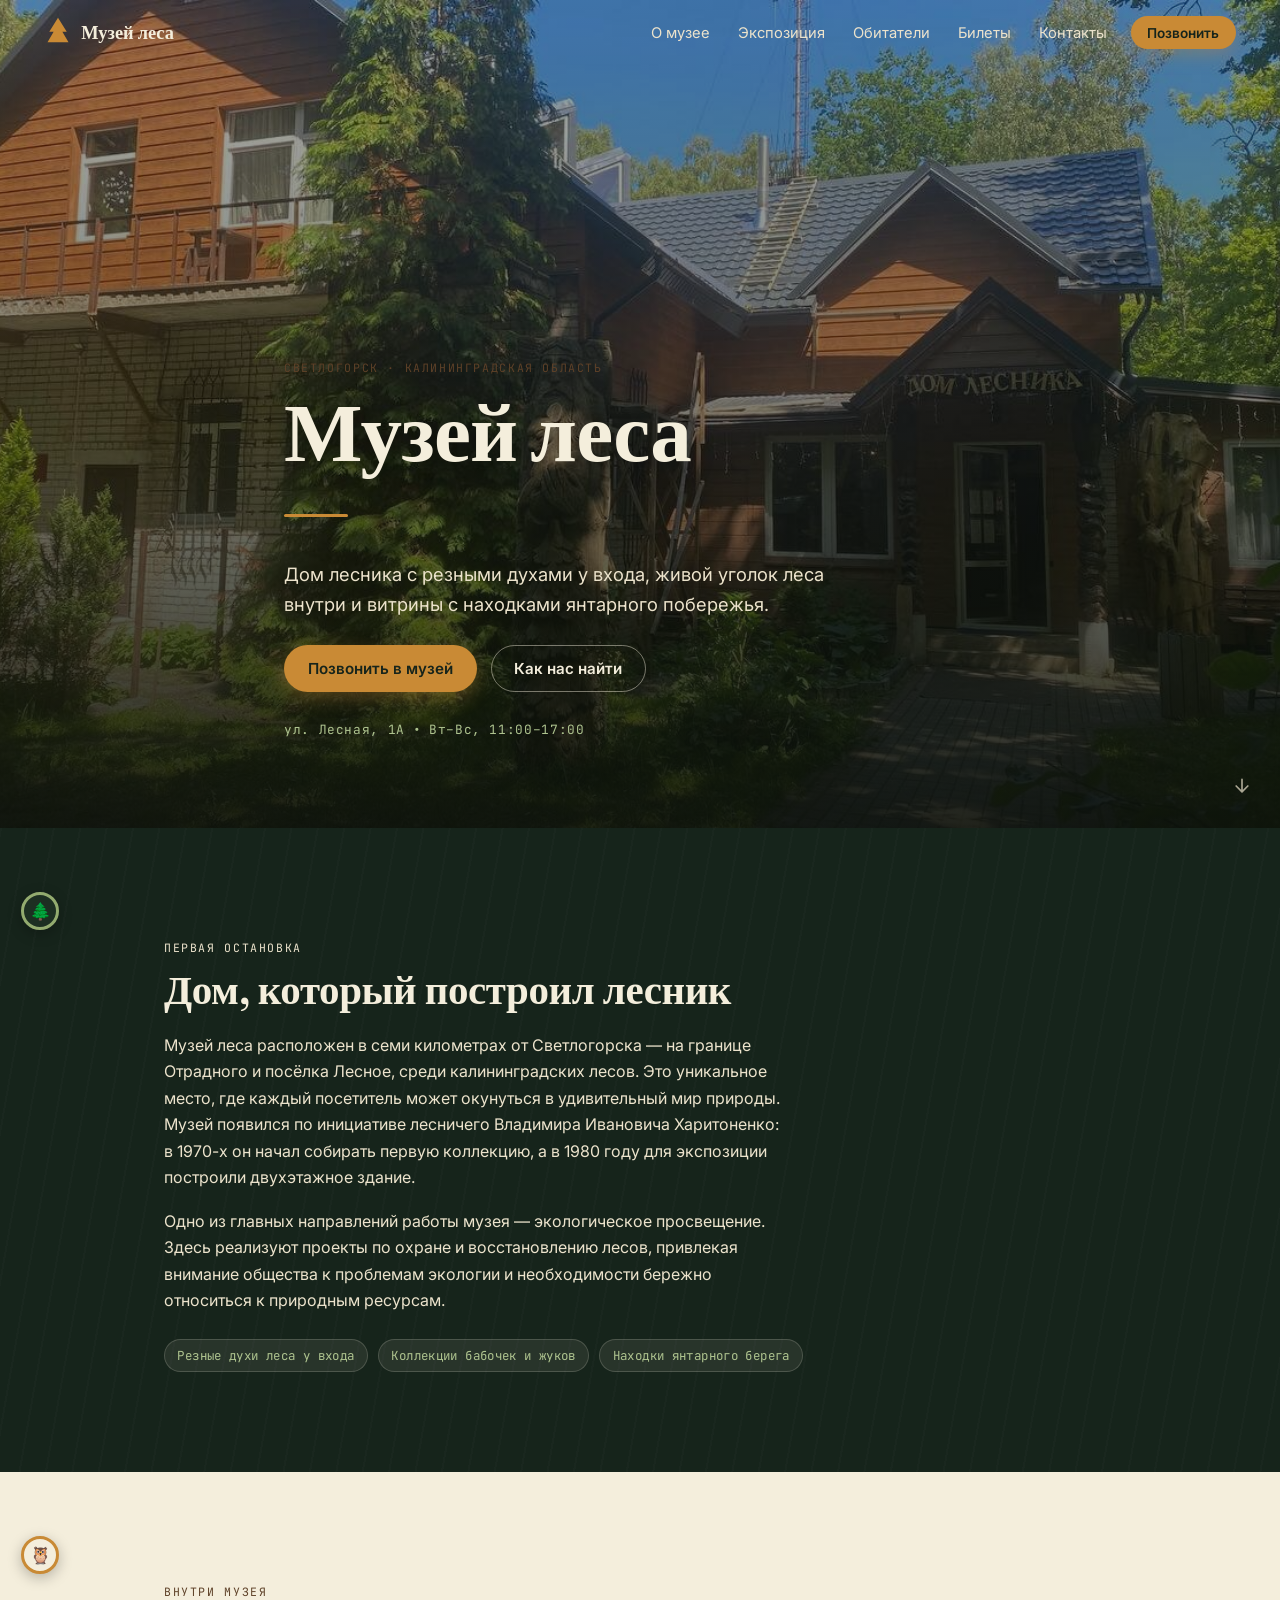
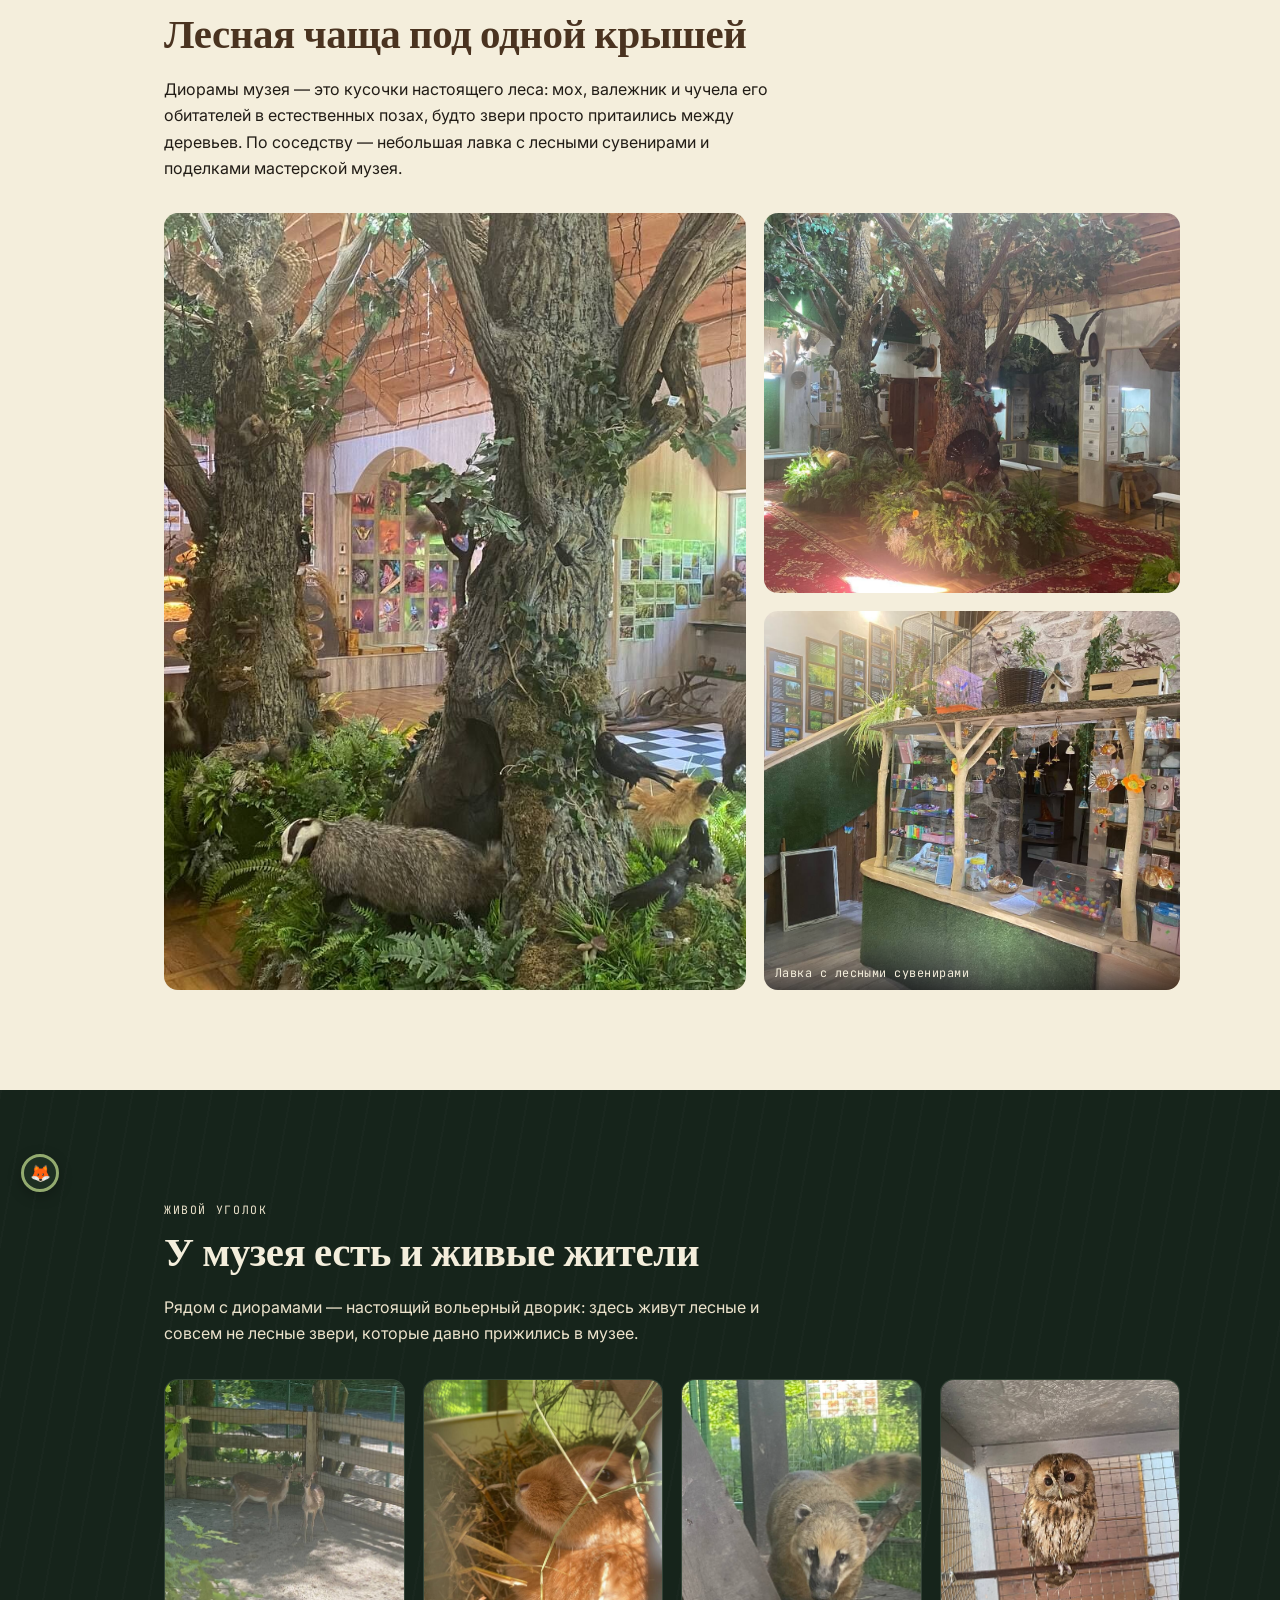
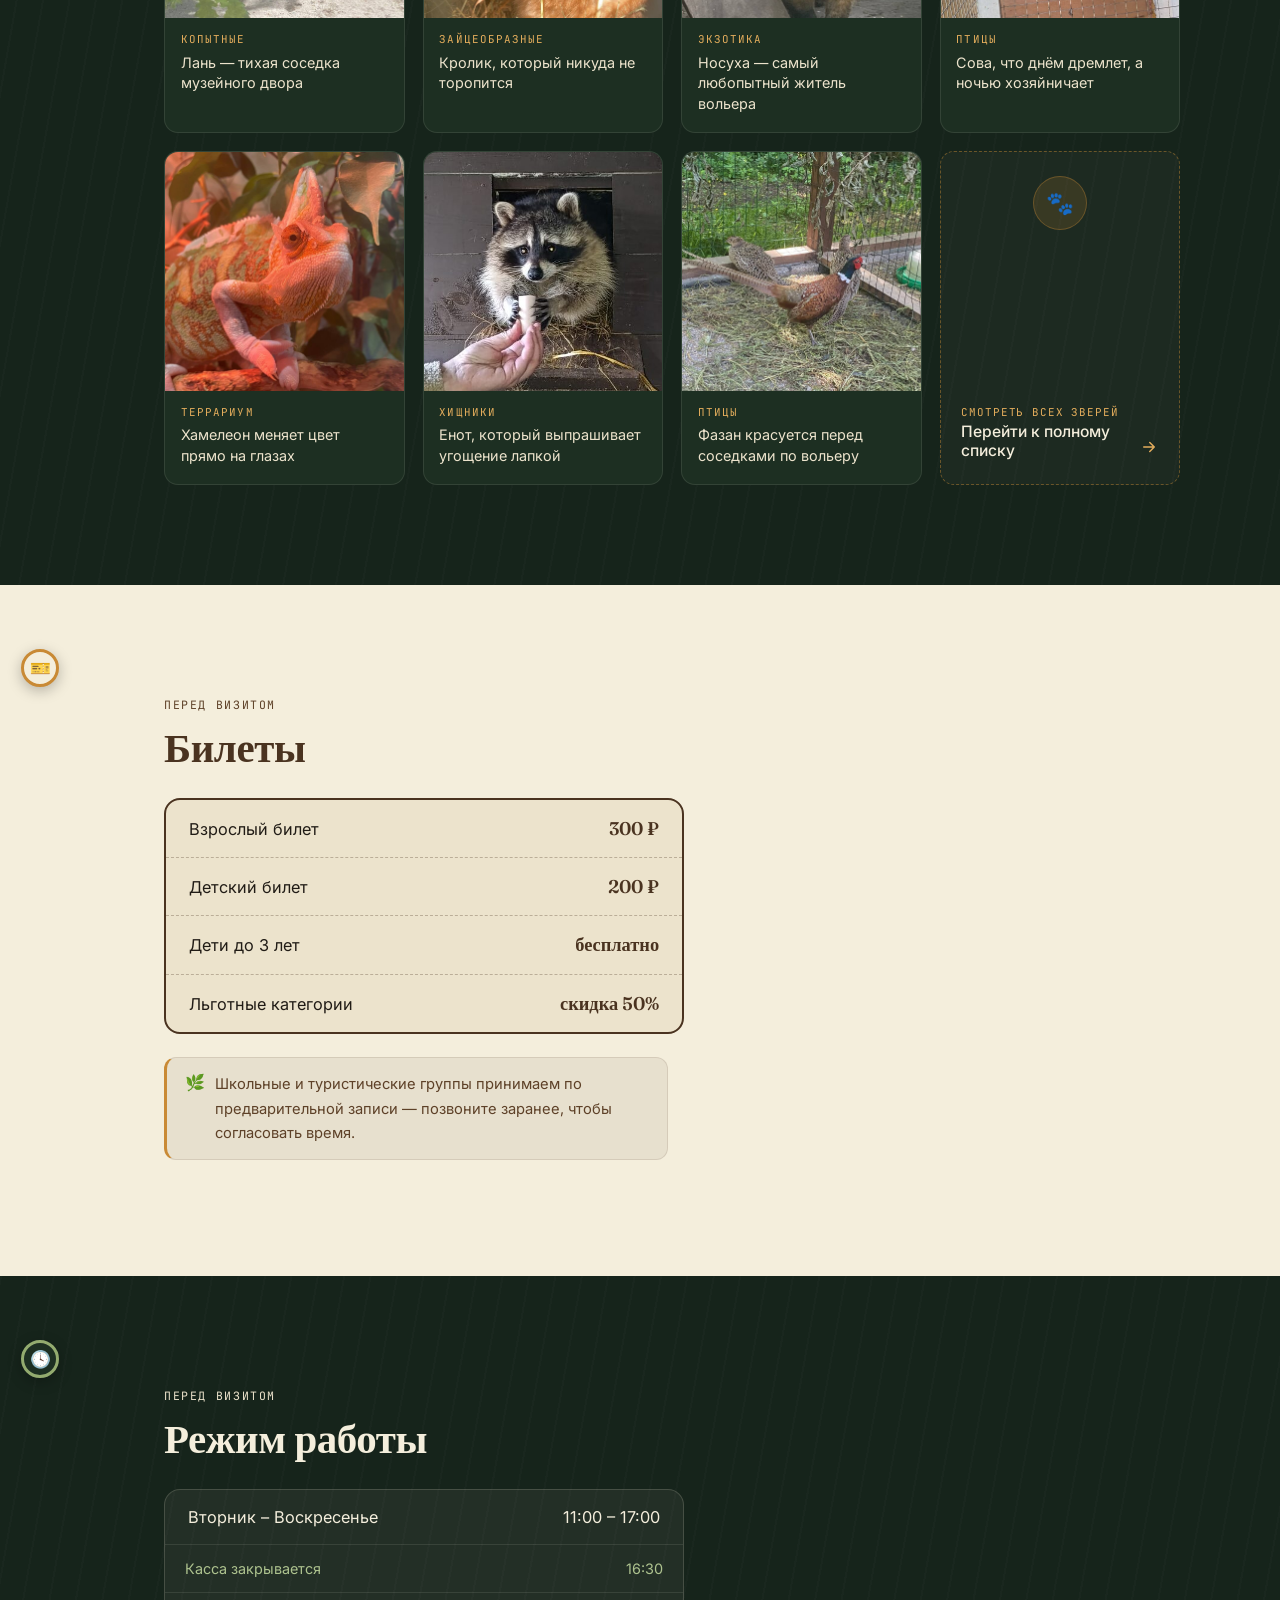
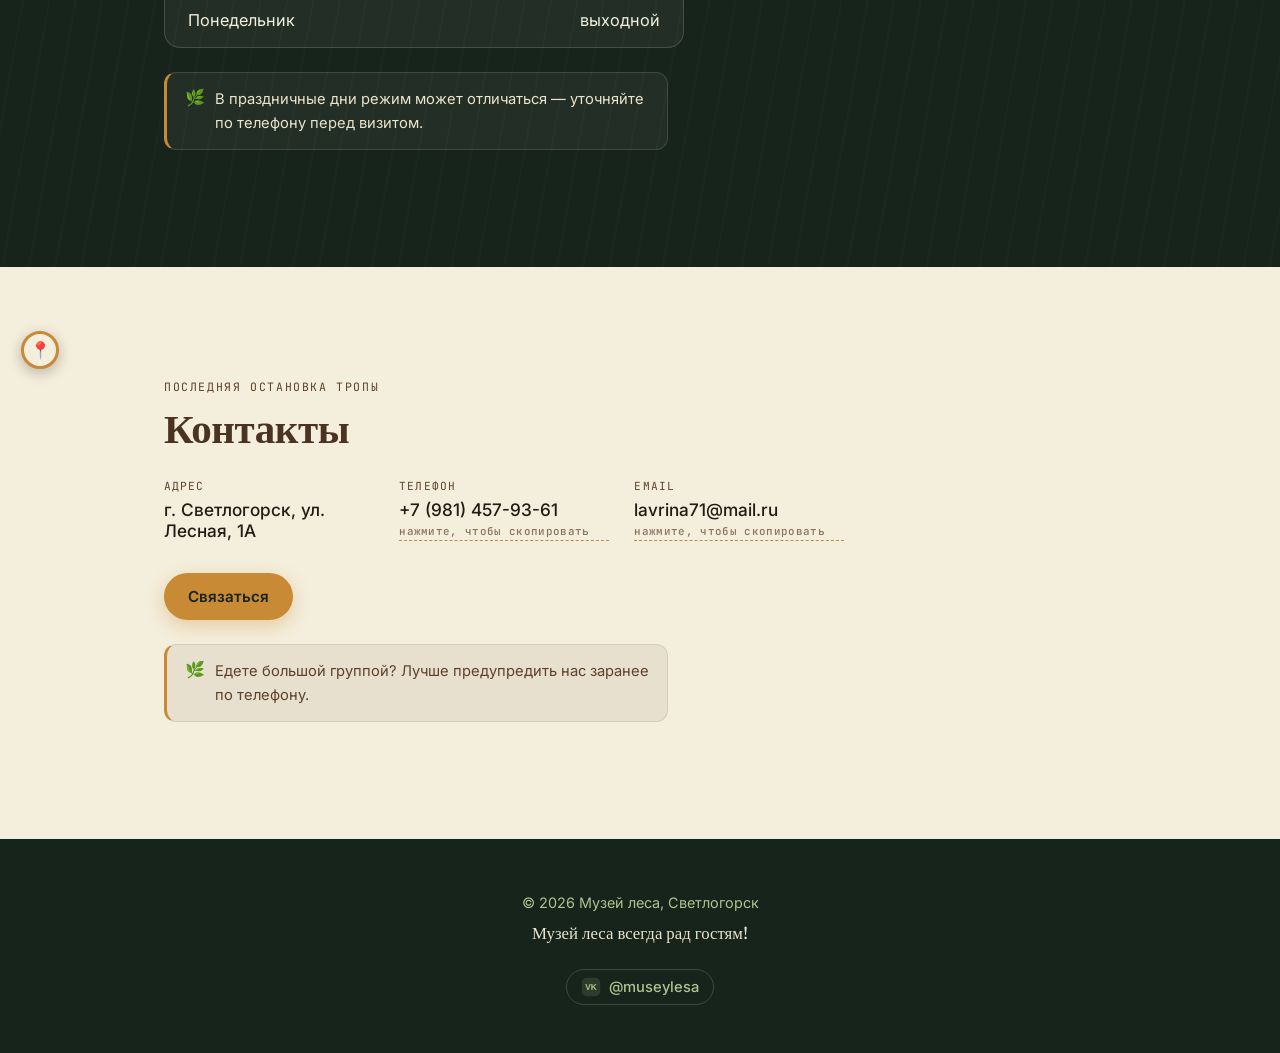
<file: index.html>
<!DOCTYPE html>
<html lang="ru">
<head>
<meta charset="UTF-8">
<meta name="viewport" content="width=device-width, initial-scale=1.0">
<title>Музей леса — Дом лесника, Светлогорск</title>
<meta name="description" content="Музей леса в Светлогорске: резные духи леса у входа, лесные диорамы, живой уголок с косулями, носухами и хамелеоном. Адрес, билеты, режим работы.">
<meta property="og:title" content="Музей леса — Светлогорск">
<meta property="og:description" content="Дом лесника с резными духами у входа, живой уголок леса и витрины с находками янтарного побережья.">
<meta property="og:image" content="https://lovushker18-bit.github.io/museylesa/images/hero_building.jpg">
<meta property="og:url" content="https://lovushker18-bit.github.io/museylesa/index.html">
<meta property="og:type" content="website">
<link rel="preconnect" href="https://fonts.googleapis.com">
<link rel="preconnect" href="https://fonts.gstatic.com" crossorigin>
<link href="https://fonts.googleapis.com/css2?family=Fraunces:opsz,wght@9..144,400;9..144,500;9..144,600;9..144,700;9..144,900&family=Inter:wght@400;500;600;700&family=JetBrains+Mono:wght@500;600&display=swap" rel="stylesheet">
<link rel="stylesheet" href="style.css">
</head>
<body>

<header class="site-header" id="siteHeader">
  <div class="header-inner">
    <a href="#top" class="logo">
      <span class="logo-mark" aria-hidden="true">
        <svg viewBox="0 0 32 32" width="28" height="28"><path d="M16 2 L26 18 H21 L28 30 H4 L11 18 H6 Z" fill="currentColor"/></svg>
      </span>
      Музей леса
    </a>
    <nav class="main-nav" aria-label="Разделы сайта">
      <a href="#about">О музее</a>
      <a href="#exhibition">Экспозиция</a>
      <a href="#animals">Обитатели</a>
      <a href="#tickets">Билеты</a>
      <a href="#contact">Контакты</a>
    </nav>
    <a class="btn btn-small btn-amber" href="tel:+79814579361">Позвонить</a>
  </div>
</header>

<main id="top">

  <section class="hero" id="hero">
    <div class="hero-media">
      <img src="images/hero_building.jpg" alt="Дом лесника — деревянное здание музея леса с резными фигурами лесных духов у входа" loading="eager">
      <div class="hero-overlay"></div>
    </div>
    <div class="hero-content">
      <p class="eyebrow">Светлогорск · Калининградская область</p>
      <h1>Музей леса</h1>
      <p class="hero-sub">Дом лесника с резными духами у входа, живой уголок леса внутри и витрины с находками янтарного побережья.</p>
      <div class="hero-actions">
        <a class="btn btn-amber" href="tel:+79814579361">Позвонить в музей</a>
        <a class="btn btn-ghost" href="#contact">Как нас найти</a>
      </div>
      <div class="hero-meta">
        <span>ул. Лесная, 1А</span>
        <span class="dot" aria-hidden="true">•</span>
        <span>Вт–Вс, 11:00–17:00</span>
      </div>
    </div>
    <a href="#about" class="scroll-cue" aria-label="Прокрутить вниз">
      <svg viewBox="0 0 24 24" width="20" height="20"><path d="M12 4v14M5 12l7 7 7-7" fill="none" stroke="currentColor" stroke-width="2" stroke-linecap="round" stroke-linejoin="round"/></svg>
    </a>
  </section>

  <div class="trail-wrap">
    <svg class="trail-svg" viewBox="0 0 40 2400" preserveAspectRatio="none" aria-hidden="true">
      <path id="trailPath" d="M20,0 C20,30.0 4,30.0 4,60 C4,90.0 36,90.0 36,120 C36,150.0 4,150.0 4,180 C4,210.0 36,210.0 36,240 C36,270.0 4,270.0 4,300 C4,330.0 36,330.0 36,360 C36,390.0 4,390.0 4,420 C4,450.0 36,450.0 36,480 C36,510.0 4,510.0 4,540 C4,570.0 36,570.0 36,600 C36,630.0 4,630.0 4,660 C4,690.0 36,690.0 36,720 C36,750.0 4,750.0 4,780 C4,810.0 36,810.0 36,840 C36,870.0 4,870.0 4,900 C4,930.0 36,930.0 36,960 C36,990.0 4,990.0 4,1020 C4,1050.0 36,1050.0 36,1080 C36,1110.0 4,1110.0 4,1140 C4,1170.0 36,1170.0 36,1200 C36,1230.0 4,1230.0 4,1260 C4,1290.0 36,1290.0 36,1320 C36,1350.0 4,1350.0 4,1380 C4,1410.0 36,1410.0 36,1440 C36,1470.0 4,1470.0 4,1500 C4,1530.0 36,1530.0 36,1560 C36,1590.0 4,1590.0 4,1620 C4,1650.0 36,1650.0 36,1680 C36,1710.0 4,1710.0 4,1740 C4,1770.0 36,1770.0 36,1800 C36,1830.0 4,1830.0 4,1860 C4,1890.0 36,1890.0 36,1920 C36,1950.0 4,1950.0 4,1980 C4,2010.0 36,2010.0 36,2040 C36,2070.0 4,2070.0 4,2100 C4,2130.0 36,2130.0 36,2160 C36,2190.0 4,2190.0 4,2220 C4,2250.0 36,2250.0 36,2280 C36,2310.0 4,2310.0 4,2340 C4,2370.0 36,2370.0 36,2400" 
        fill="none" stroke="url(#trailGrad)" stroke-width="3" stroke-linecap="round"/>
      <path d="M20,0 C20,30.0 4,30.0 4,60 C4,90.0 36,90.0 36,120 C36,150.0 4,150.0 4,180 C4,210.0 36,210.0 36,240 C36,270.0 4,270.0 4,300 C4,330.0 36,330.0 36,360 C36,390.0 4,390.0 4,420 C4,450.0 36,450.0 36,480 C36,510.0 4,510.0 4,540 C4,570.0 36,570.0 36,600 C36,630.0 4,630.0 4,660 C4,690.0 36,690.0 36,720 C36,750.0 4,750.0 4,780 C4,810.0 36,810.0 36,840 C36,870.0 4,870.0 4,900 C4,930.0 36,930.0 36,960 C36,990.0 4,990.0 4,1020 C4,1050.0 36,1050.0 36,1080 C36,1110.0 4,1110.0 4,1140 C4,1170.0 36,1170.0 36,1200 C36,1230.0 4,1230.0 4,1260 C4,1290.0 36,1290.0 36,1320 C36,1350.0 4,1350.0 4,1380 C4,1410.0 36,1410.0 36,1440 C36,1470.0 4,1470.0 4,1500 C4,1530.0 36,1530.0 36,1560 C36,1590.0 4,1590.0 4,1620 C4,1650.0 36,1650.0 36,1680 C36,1710.0 4,1710.0 4,1740 C4,1770.0 36,1770.0 36,1800 C36,1830.0 4,1830.0 4,1860 C4,1890.0 36,1890.0 36,1920 C36,1950.0 4,1950.0 4,1980 C4,2010.0 36,2010.0 36,2040 C36,2070.0 4,2070.0 4,2100 C4,2130.0 36,2130.0 36,2160 C36,2190.0 4,2190.0 4,2220 C4,2250.0 36,2250.0 36,2280 C36,2310.0 4,2310.0 4,2340 C4,2370.0 36,2370.0 36,2400" 
        fill="none" stroke="currentColor" stroke-width="3" stroke-linecap="round" class="trail-track"/>
      <defs>
        <linearGradient id="trailGrad" x1="0" y1="0" x2="0" y2="1">
          <stop offset="0" stop-color="#c98a35"/>
          <stop offset="1" stop-color="#93ab6f"/>
        </linearGradient>
      </defs>
    </svg>

    <section class="section section-dark" id="about">
      <span class="trail-mark" aria-hidden="true"><span class="mark-icon">🌲</span></span>
      <div class="section-inner">
        <p class="eyebrow eyebrow-light">Первая остановка</p>
        <h2>Дом, который построил лесник</h2>
        <p>Музей леса расположен в семи километрах от Светлогорска — на границе Отрадного и посёлка Лесное, среди калининградских лесов. Это уникальное место, где каждый посетитель может окунуться в удивительный мир природы. Музей появился по инициативе лесничего Владимира Ивановича Харитоненко: в 1970-х он начал собирать первую коллекцию, а в 1980 году для экспозиции построили двухэтажное здание.</p>
        <p>Одно из главных направлений работы музея — экологическое просвещение. Здесь реализуют проекты по охране и восстановлению лесов, привлекая внимание общества к проблемам экологии и необходимости бережно относиться к природным ресурсам.</p>
        <ul class="fact-tags">
          <li>Резные духи леса у входа</li>
          <li>Коллекции бабочек и жуков</li>
          <li>Находки янтарного берега</li>
        </ul>
      </div>
    </section>

    <section class="section section-light" id="exhibition">
      <span class="trail-mark" aria-hidden="true"><span class="mark-icon">🦉</span></span>
      <div class="section-inner">
        <p class="eyebrow">Внутри музея</p>
        <h2>Лесная чаща под одной крышей</h2>
        <p>Диорамы музея — это кусочки настоящего леса: мох, валежник и чучела его обитателей в естественных позах, будто звери просто притаились между деревьев. По соседству — небольшая лавка с лесными сувенирами и поделками мастерской музея.</p>
        <div class="exhibit-grid">
          <figure class="exhibit-photo exhibit-photo--main reveal">
            <img src="images/exhibit_diorama1.jpg" alt="Диорама музея с лесными животными среди мха и деревьев" loading="lazy">
          </figure>
          <figure class="exhibit-photo reveal">
            <img src="images/exhibit_diorama2.jpg" alt="Диорама с искусственными деревьями, имитирующая лесную чащу" loading="lazy">
          </figure>
          <figure class="exhibit-photo reveal">
            <img src="images/exhibit_shop.jpg" alt="Сувенирная лавка музея леса с поделками и подарками" loading="lazy">
            <figcaption>Лавка с лесными сувенирами</figcaption>
          </figure>
        </div>
      </div>
    </section>

    <section class="section section-dark" id="animals">
      <span class="trail-mark" aria-hidden="true"><span class="mark-icon">🦊</span></span>
      <div class="section-inner">
        <p class="eyebrow eyebrow-light">Живой уголок</p>
        <h2>У музея есть и живые жители</h2>
        <p>Рядом с диорамами — настоящий вольерный дворик: здесь живут лесные и совсем не лесные звери, которые давно прижились в музее.</p>
        <div class="animal-grid">
          <a href="animal-deer.html" class="animal-card-link reveal">
          <figure class="animal-card">
            <img src="images/animal_deer.jpg" alt="Пятнистая лань в вольере музея леса" loading="lazy">
            <figcaption><span class="tag">Копытные</span>Лань — тихая соседка музейного двора</figcaption>
          </figure>
          </a>
          <a href="animal-rabbit.html" class="animal-card-link reveal">
          <figure class="animal-card">
            <img src="images/animal_rabbit.jpg" alt="Кролик, отдыхающий в сене" loading="lazy">
            <figcaption><span class="tag">Зайцеобразные</span>Кролик, который никуда не торопится</figcaption>
          </figure>
          </a>
          <a href="animal-coati.html" class="animal-card-link reveal">
          <figure class="animal-card">
            <img src="images/animal_coati.jpg" alt="Носуха в вольере музея" loading="lazy">
            <figcaption><span class="tag">Экзотика</span>Носуха — самый любопытный житель вольера</figcaption>
          </figure>
          </a>
          <a href="animal-owl.html" class="animal-card-link reveal">
          <figure class="animal-card">
            <img src="images/animal_owl.jpg" alt="Сова на жёрдочке в вольере" loading="lazy">
            <figcaption><span class="tag">Птицы</span>Сова, что днём дремлет, а ночью хозяйничает</figcaption>
          </figure>
          </a>
          <a href="animal-chameleon.html" class="animal-card-link reveal">
          <figure class="animal-card">
            <img src="images/animal_chameleon.jpg" alt="Хамелеон в террариуме музея" loading="lazy">
            <figcaption><span class="tag">Террариум</span>Хамелеон меняет цвет прямо на глазах</figcaption>
          </figure>
          </a>
          <a href="animal-raccoon.html" class="animal-card-link reveal">
          <figure class="animal-card">
            <img src="images/animal_raccoon.jpg" alt="Енот, выпрашивающий угощение из своего домика" loading="lazy">
            <figcaption><span class="tag">Хищники</span>Енот, который выпрашивает угощение лапкой</figcaption>
          </figure>
          </a>
          <a href="animal-pheasant.html" class="animal-card-link reveal">
          <figure class="animal-card">
            <img src="images/animal_pheasant.jpg" alt="Фазан с двумя самками в вольере музея" loading="lazy">
            <figcaption><span class="tag">Птицы</span>Фазан красуется перед соседками по вольеру</figcaption>
          </figure>
          </a>
          <a href="animals.html" class="animal-cta reveal">
            <span class="cta-icon" aria-hidden="true">🐾</span>
            <div class="cta-bottom">
              <div class="cta-copy">
                <span class="cta-label">Смотреть всех зверей</span>
                <span class="cta-text">Перейти к полному списку</span>
              </div>
              <span class="cta-arrow" aria-hidden="true">
                <svg viewBox="0 0 24 24" width="18" height="18"><path d="M5 12h14M13 6l6 6-6 6" fill="none" stroke="currentColor" stroke-width="2" stroke-linecap="round" stroke-linejoin="round"/></svg>
              </span>
            </div>
          </a>
        </div>
      </div>
    </section>

    <section class="section section-light" id="tickets">
      <span class="trail-mark" aria-hidden="true"><span class="mark-icon">🎫</span></span>
      <div class="section-inner">
        <p class="eyebrow">Перед визитом</p>
        <h2>Билеты</h2>
        <div class="price-board">
          <div class="price-row"><span>Взрослый билет</span><span class="price">300 ₽</span></div>
          <div class="price-row"><span>Детский билет</span><span class="price">200 ₽</span></div>
          <div class="price-row"><span>Дети до 3 лет</span><span class="price">бесплатно</span></div>
          <div class="price-row"><span>Льготные категории</span><span class="price">скидка 50%</span></div>
        </div>
        <p class="note">Школьные и туристические группы принимаем по предварительной записи — позвоните заранее, чтобы согласовать время.</p>
      </div>
    </section>

    <section class="section section-dark" id="hours">
      <span class="trail-mark" aria-hidden="true"><span class="mark-icon">🕓</span></span>
      <div class="section-inner">
        <p class="eyebrow eyebrow-light">Перед визитом</p>
        <h2>Режим работы</h2>
        <div class="hours-card">
          <div class="hours-row"><span>Вторник – Воскресенье</span><span>11:00 – 17:00</span></div>
          <div class="hours-row hours-row--muted"><span>Касса закрывается</span><span>16:30</span></div>
          <div class="hours-row"><span>Понедельник</span><span>выходной</span></div>
        </div>
        <p class="note note-light">В праздничные дни режим может отличаться — уточняйте по телефону перед визитом.</p>
      </div>
    </section>

    <section class="section section-light" id="contact">
      <span class="trail-mark" aria-hidden="true"><span class="mark-icon">📍</span></span>
      <div class="section-inner">
        <p class="eyebrow">Последняя остановка тропы</p>
        <h2>Контакты</h2>
        <div class="contact-grid">
          <div class="contact-item">
            <span class="contact-label">Адрес</span>
            <span class="contact-value">г. Светлогорск, ул. Лесная, 1А</span>
          </div>
          <div class="contact-item">
            <span class="contact-label">Телефон</span>
            <button type="button" class="contact-value copy-value" data-copy="+7 (981) 457-93-61">
              +7 (981) 457-93-61
              <span class="copy-hint">нажмите, чтобы скопировать</span>
            </button>
          </div>
          <div class="contact-item">
            <span class="contact-label">Email</span>
            <button type="button" class="contact-value copy-value" data-copy="lavrina71@mail.ru">
              lavrina71@mail.ru
              <span class="copy-hint">нажмите, чтобы скопировать</span>
            </button>
          </div>
        </div>
        <a class="btn btn-amber" href="tel:+79814579361">Связаться</a>
        <p class="note">Едете большой группой? Лучше предупредить нас заранее по телефону.</p>
      </div>
    </section>

  </div>
</main>

<footer class="site-footer">
  <p>© 2026 Музей леса, Светлогорск</p>
  <p class="footer-sub">Музей леса всегда рад гостям!</p>
  <a class="footer-vk" href="https://vk.com/museylesa" target="_blank" rel="noopener">
    <svg viewBox="0 0 24 24" width="20" height="20" aria-hidden="true">
      <rect x="1" y="1" width="22" height="22" rx="6" fill="currentColor" opacity=".15"/>
      <text x="12" y="16" font-family="Arial, sans-serif" font-size="10" font-weight="700" text-anchor="middle" fill="currentColor">VK</text>
    </svg>
    <span>@museylesa</span>
  </a>
</footer>

<div class="copy-toast" id="copyToast" role="status" aria-live="polite"></div>

<script src="script.js"></script>
</body>
</html>
</file>
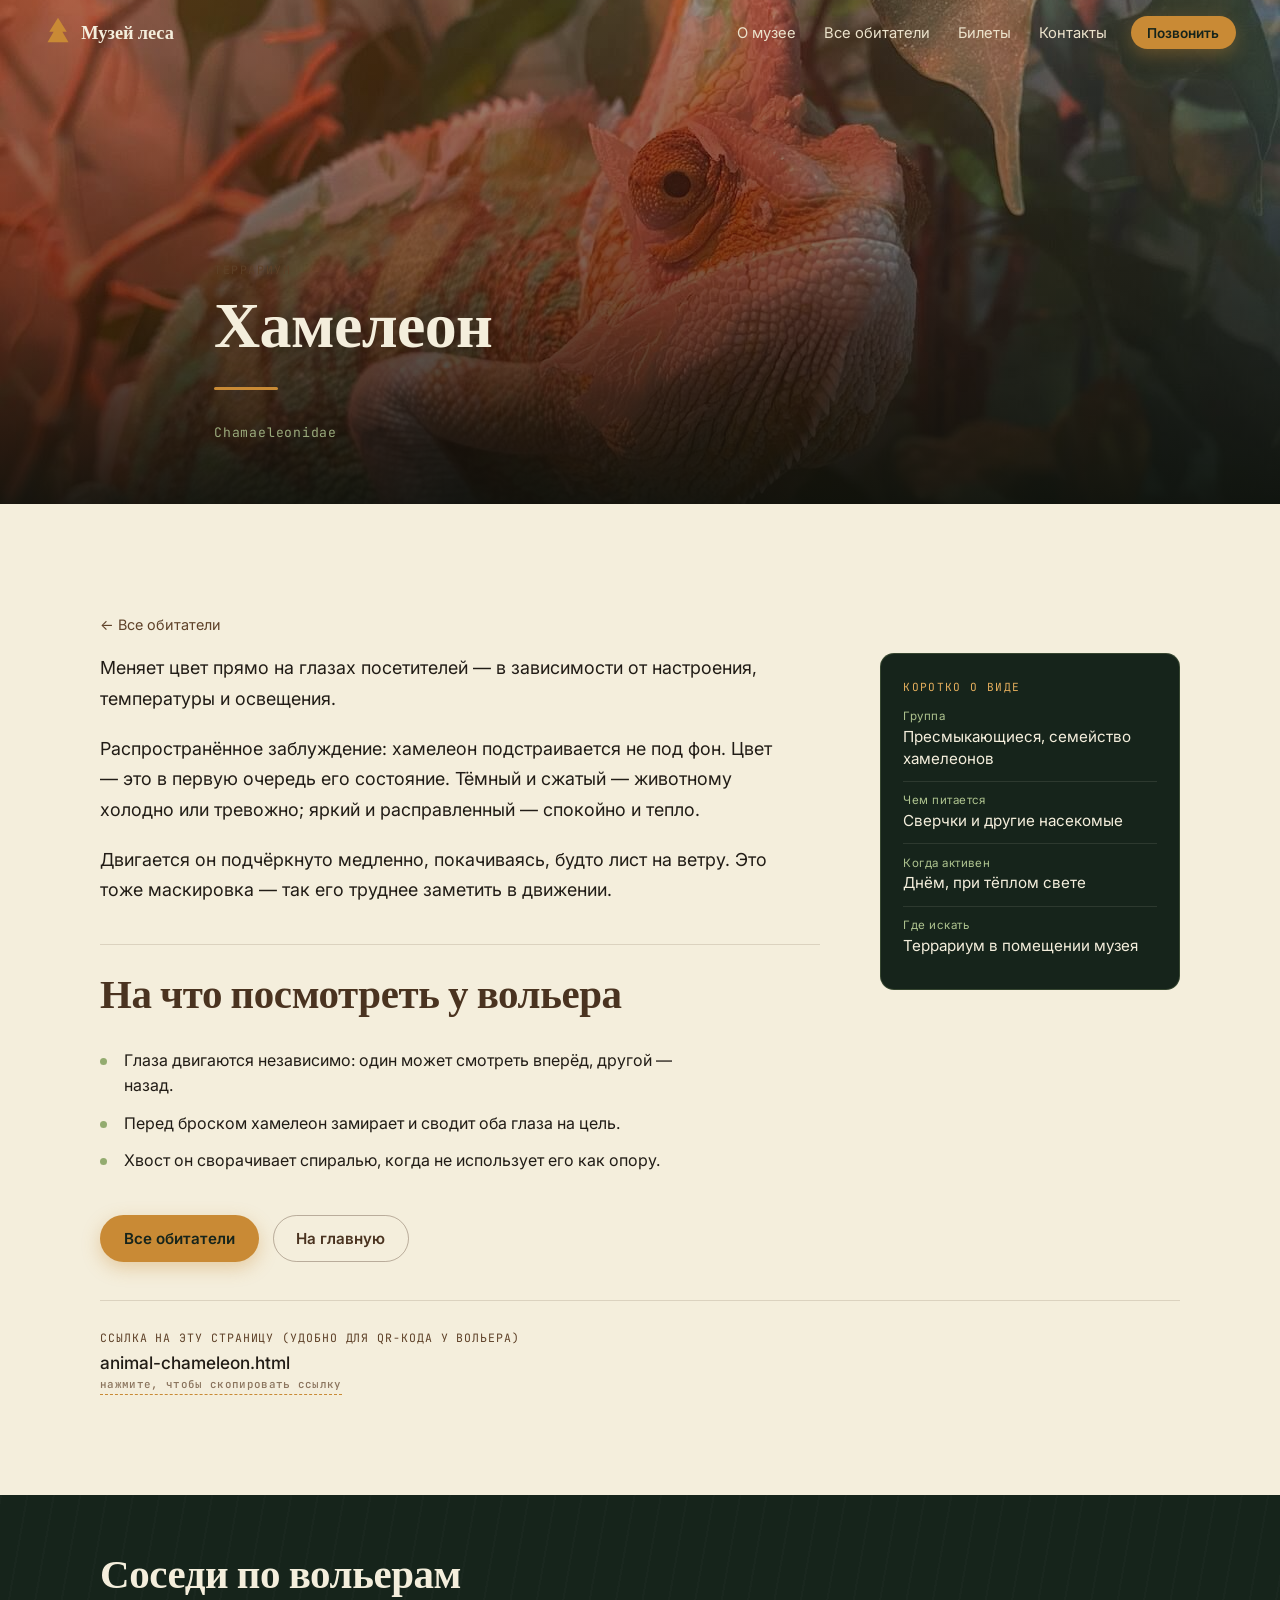
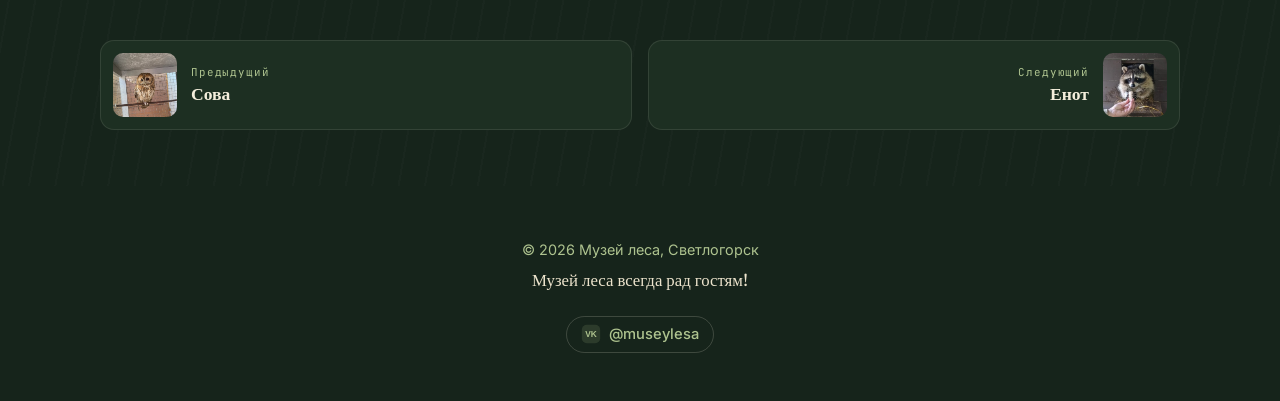
<file: animal-chameleon.html>
<!DOCTYPE html>
<html lang="ru">
<head>
<meta charset="UTF-8">
<meta name="viewport" content="width=device-width, initial-scale=1.0">
<title>Хамелеон — Музей леса, Светлогорск</title>
<meta name="description" content="Хамелеон: Меняет цвет прямо на глазах посетителей. Чем питается, когда активна и где искать в Музее леса в Светлогорске.">
<meta property="og:title" content="Хамелеон — Музей леса">
<meta property="og:description" content="Меняет цвет прямо на глазах посетителей.">
<meta property="og:image" content="https://lovushker18-bit.github.io/museylesa/images/animal_chameleon.jpg">
<meta property="og:type" content="website">
<meta property="og:url" content="https://lovushker18-bit.github.io/museylesa/animal-chameleon.html">
<link rel="preconnect" href="https://fonts.googleapis.com">
<link rel="preconnect" href="https://fonts.gstatic.com" crossorigin>
<link href="https://fonts.googleapis.com/css2?family=Fraunces:opsz,wght@9..144,400;9..144,500;9..144,600;9..144,700;9..144,900&family=Inter:wght@400;500;600;700&family=JetBrains+Mono:wght@500;600&display=swap" rel="stylesheet">
<link rel="stylesheet" href="style.css">
</head>
<body>

<header class="site-header" id="siteHeader">
  <div class="header-inner">
    <a href="index.html" class="logo">
      <span class="logo-mark" aria-hidden="true">
        <svg viewBox="0 0 32 32" width="28" height="28"><path d="M16 2 L26 18 H21 L28 30 H4 L11 18 H6 Z" fill="currentColor"/></svg>
      </span>
      Музей леса
    </a>
    <nav class="main-nav" aria-label="Разделы сайта">
      <a href="index.html#about">О музее</a>
      <a href="animals.html">Все обитатели</a>
      <a href="index.html#tickets">Билеты</a>
      <a href="index.html#contact">Контакты</a>
    </nav>
    <a class="btn btn-small btn-amber" href="tel:+79814579361">Позвонить</a>
  </div>
</header>

<main id="top">

  <section class="hero hero--animal">
    <div class="hero-media">
      <img src="images/animal_chameleon.jpg" alt="Хамелеон в террариуме музея" loading="eager">
      <div class="hero-overlay"></div>
    </div>
    <div class="hero-content">
      <p class="eyebrow">Террариум</p>
      <h1>Хамелеон</h1>
      <p class="hero-latin">Chamaeleonidae</p>
    </div>
  </section>

  <section class="section section-light">
    <div class="section-inner" style="padding-left:0;">
      <a href="animals.html" class="back-link back-link--dark">← Все обитатели</a>

      <div class="animal-layout">
        <div class="animal-detail-body">
          <p>Меняет цвет прямо на глазах посетителей — в зависимости от настроения, температуры и освещения.</p>
          <p>Распространённое заблуждение: хамелеон подстраивается не под фон. Цвет — это в первую очередь его состояние. Тёмный и сжатый — животному холодно или тревожно; яркий и расправленный — спокойно и тепло.</p>
          <p>Двигается он подчёркнуто медленно, покачиваясь, будто лист на ветру. Это тоже маскировка — так его труднее заметить в движении.</p>

          <div class="notice-block">
            <h2 class="notice-title">На что посмотреть у вольера</h2>
            <ul class="notice-list">
            <li>Глаза двигаются независимо: один может смотреть вперёд, другой — назад.</li>
            <li>Перед броском хамелеон замирает и сводит оба глаза на цель.</li>
            <li>Хвост он сворачивает спиралью, когда не использует его как опору.</li>
            </ul>
          </div>
        </div>

        <aside class="field-card" aria-label="Краткие сведения о виде">
          <p class="field-card-title">Коротко о виде</p>
          <dl class="field-list">
            <div class="field-row"><dt>Группа</dt><dd>Пресмыкающиеся, семейство хамелеонов</dd></div>
            <div class="field-row"><dt>Чем питается</dt><dd>Сверчки и другие насекомые</dd></div>
            <div class="field-row"><dt>Когда активен</dt><dd>Днём, при тёплом свете</dd></div>
            <div class="field-row"><dt>Где искать</dt><dd>Террариум в помещении музея</dd></div>
          </dl>
        </aside>
      </div>

      <div class="animal-detail-actions">
        <a class="btn btn-amber" href="animals.html">Все обитатели</a>
        <a class="btn btn-outline" href="index.html">На главную</a>
      </div>

      <div class="animal-share">
        <span class="animal-share-label">Ссылка на эту страницу (удобно для QR-кода у вольера)</span>
        <button type="button" class="copy-value copy-page-link">
          animal-chameleon.html
          <span class="copy-hint">нажмите, чтобы скопировать ссылку</span>
        </button>
      </div>
    </div>
  </section>

  <section class="section section-dark neighbours-section">
    <div class="section-inner" style="padding-left:0;">
      <h2 class="neighbours-title">Соседи по вольерам</h2>
      <div class="neighbours">
        <a class="neighbour neighbour--prev" href="animal-owl.html">
          <img src="images/animal_owl.jpg" alt="" loading="lazy" aria-hidden="true">
          <span class="neighbour-text">
            <span class="neighbour-dir">Предыдущий</span>
            <span class="neighbour-name">Сова</span>
          </span>
        </a>
        <a class="neighbour neighbour--next" href="animal-raccoon.html">
          <img src="images/animal_raccoon.jpg" alt="" loading="lazy" aria-hidden="true">
          <span class="neighbour-text">
            <span class="neighbour-dir">Следующий</span>
            <span class="neighbour-name">Енот</span>
          </span>
        </a>
      </div>
    </div>
  </section>

</main>

<footer class="site-footer">
  <p>© 2026 Музей леса, Светлогорск</p>
  <p class="footer-sub">Музей леса всегда рад гостям!</p>
  <a class="footer-vk" href="https://vk.com/museylesa" target="_blank" rel="noopener">
    <svg viewBox="0 0 24 24" width="20" height="20" aria-hidden="true">
      <rect x="1" y="1" width="22" height="22" rx="6" fill="currentColor" opacity=".15"/>
      <text x="12" y="16" font-family="Arial, sans-serif" font-size="10" font-weight="700" text-anchor="middle" fill="currentColor">VK</text>
    </svg>
    <span>@museylesa</span>
  </a>
</footer>

<div class="copy-toast" id="copyToast" role="status" aria-live="polite"></div>

<script src="script.js"></script>
</body>
</html>
</file>
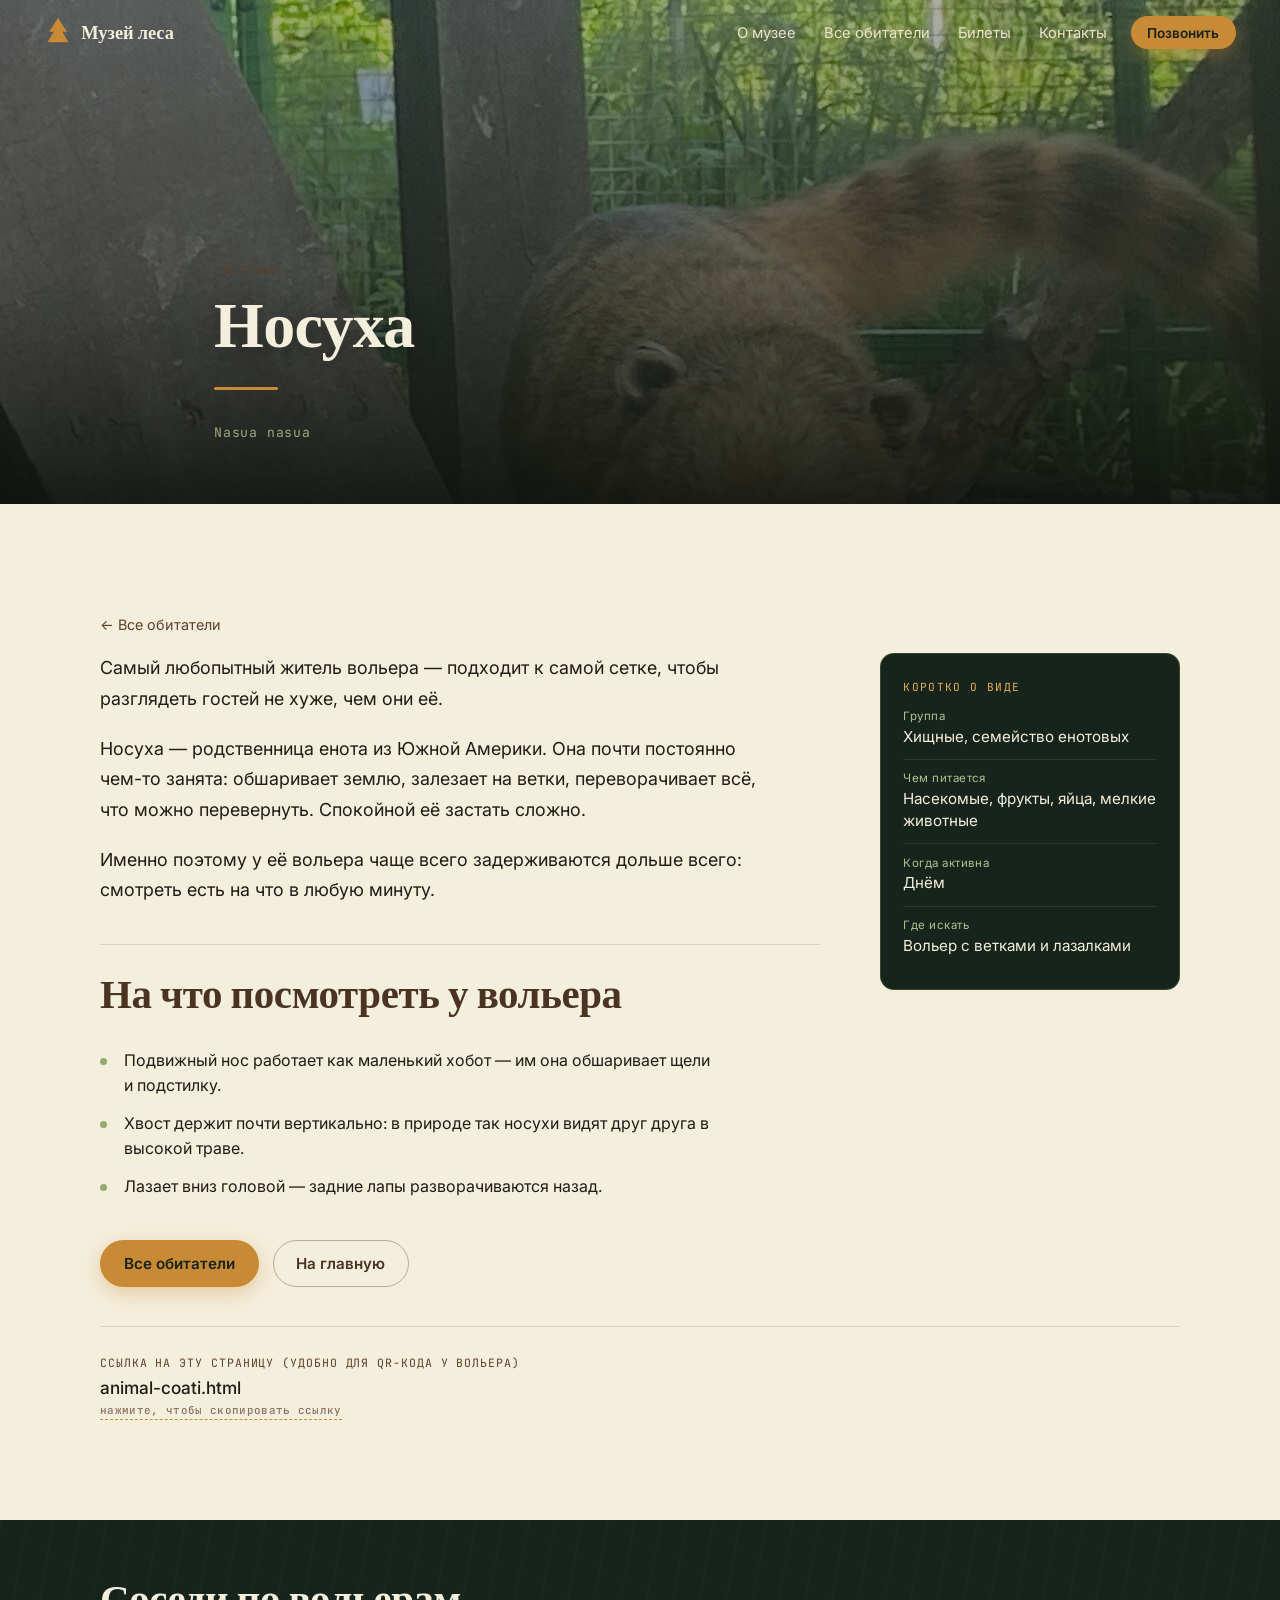
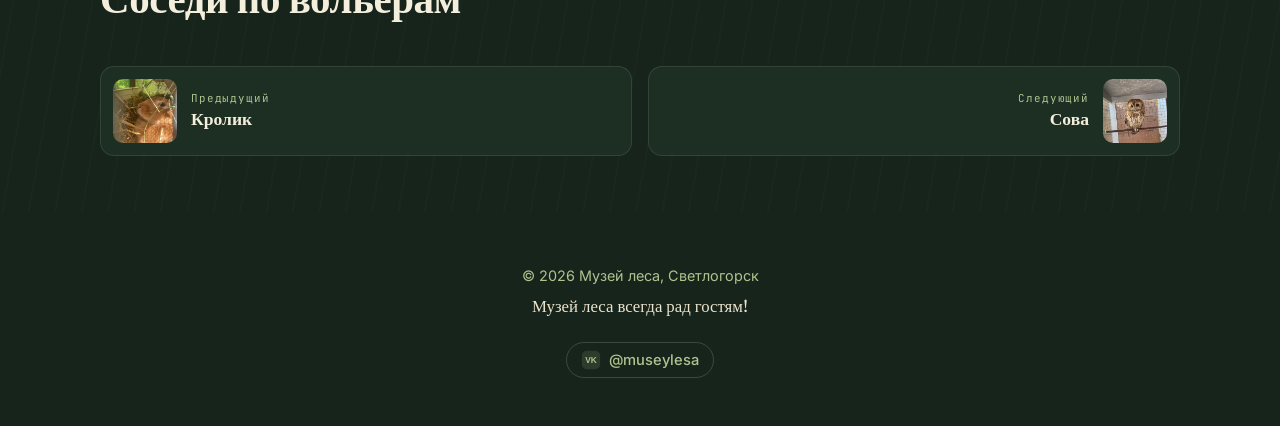
<file: animal-coati.html>
<!DOCTYPE html>
<html lang="ru">
<head>
<meta charset="UTF-8">
<meta name="viewport" content="width=device-width, initial-scale=1.0">
<title>Носуха — Музей леса, Светлогорск</title>
<meta name="description" content="Носуха: Самый любопытный житель вольера. Чем питается, когда активна и где искать в Музее леса в Светлогорске.">
<meta property="og:title" content="Носуха — Музей леса">
<meta property="og:description" content="Самый любопытный житель вольера.">
<meta property="og:image" content="https://lovushker18-bit.github.io/museylesa/images/animal_coati.jpg">
<meta property="og:type" content="website">
<meta property="og:url" content="https://lovushker18-bit.github.io/museylesa/animal-coati.html">
<link rel="preconnect" href="https://fonts.googleapis.com">
<link rel="preconnect" href="https://fonts.gstatic.com" crossorigin>
<link href="https://fonts.googleapis.com/css2?family=Fraunces:opsz,wght@9..144,400;9..144,500;9..144,600;9..144,700;9..144,900&family=Inter:wght@400;500;600;700&family=JetBrains+Mono:wght@500;600&display=swap" rel="stylesheet">
<link rel="stylesheet" href="style.css">
</head>
<body>

<header class="site-header" id="siteHeader">
  <div class="header-inner">
    <a href="index.html" class="logo">
      <span class="logo-mark" aria-hidden="true">
        <svg viewBox="0 0 32 32" width="28" height="28"><path d="M16 2 L26 18 H21 L28 30 H4 L11 18 H6 Z" fill="currentColor"/></svg>
      </span>
      Музей леса
    </a>
    <nav class="main-nav" aria-label="Разделы сайта">
      <a href="index.html#about">О музее</a>
      <a href="animals.html">Все обитатели</a>
      <a href="index.html#tickets">Билеты</a>
      <a href="index.html#contact">Контакты</a>
    </nav>
    <a class="btn btn-small btn-amber" href="tel:+79814579361">Позвонить</a>
  </div>
</header>

<main id="top">

  <section class="hero hero--animal">
    <div class="hero-media">
      <img src="images/animal_coati.jpg" alt="Носуха в вольере музея" loading="eager">
      <div class="hero-overlay"></div>
    </div>
    <div class="hero-content">
      <p class="eyebrow">Экзотика</p>
      <h1>Носуха</h1>
      <p class="hero-latin">Nasua nasua</p>
    </div>
  </section>

  <section class="section section-light">
    <div class="section-inner" style="padding-left:0;">
      <a href="animals.html" class="back-link back-link--dark">← Все обитатели</a>

      <div class="animal-layout">
        <div class="animal-detail-body">
          <p>Самый любопытный житель вольера — подходит к самой сетке, чтобы разглядеть гостей не хуже, чем они её.</p>
          <p>Носуха — родственница енота из Южной Америки. Она почти постоянно чем-то занята: обшаривает землю, залезает на ветки, переворачивает всё, что можно перевернуть. Спокойной её застать сложно.</p>
          <p>Именно поэтому у её вольера чаще всего задерживаются дольше всего: смотреть есть на что в любую минуту.</p>

          <div class="notice-block">
            <h2 class="notice-title">На что посмотреть у вольера</h2>
            <ul class="notice-list">
            <li>Подвижный нос работает как маленький хобот — им она обшаривает щели и подстилку.</li>
            <li>Хвост держит почти вертикально: в природе так носухи видят друг друга в высокой траве.</li>
            <li>Лазает вниз головой — задние лапы разворачиваются назад.</li>
            </ul>
          </div>
        </div>

        <aside class="field-card" aria-label="Краткие сведения о виде">
          <p class="field-card-title">Коротко о виде</p>
          <dl class="field-list">
            <div class="field-row"><dt>Группа</dt><dd>Хищные, семейство енотовых</dd></div>
            <div class="field-row"><dt>Чем питается</dt><dd>Насекомые, фрукты, яйца, мелкие животные</dd></div>
            <div class="field-row"><dt>Когда активна</dt><dd>Днём</dd></div>
            <div class="field-row"><dt>Где искать</dt><dd>Вольер с ветками и лазалками</dd></div>
          </dl>
        </aside>
      </div>

      <div class="animal-detail-actions">
        <a class="btn btn-amber" href="animals.html">Все обитатели</a>
        <a class="btn btn-outline" href="index.html">На главную</a>
      </div>

      <div class="animal-share">
        <span class="animal-share-label">Ссылка на эту страницу (удобно для QR-кода у вольера)</span>
        <button type="button" class="copy-value copy-page-link">
          animal-coati.html
          <span class="copy-hint">нажмите, чтобы скопировать ссылку</span>
        </button>
      </div>
    </div>
  </section>

  <section class="section section-dark neighbours-section">
    <div class="section-inner" style="padding-left:0;">
      <h2 class="neighbours-title">Соседи по вольерам</h2>
      <div class="neighbours">
        <a class="neighbour neighbour--prev" href="animal-rabbit.html">
          <img src="images/animal_rabbit.jpg" alt="" loading="lazy" aria-hidden="true">
          <span class="neighbour-text">
            <span class="neighbour-dir">Предыдущий</span>
            <span class="neighbour-name">Кролик</span>
          </span>
        </a>
        <a class="neighbour neighbour--next" href="animal-owl.html">
          <img src="images/animal_owl.jpg" alt="" loading="lazy" aria-hidden="true">
          <span class="neighbour-text">
            <span class="neighbour-dir">Следующий</span>
            <span class="neighbour-name">Сова</span>
          </span>
        </a>
      </div>
    </div>
  </section>

</main>

<footer class="site-footer">
  <p>© 2026 Музей леса, Светлогорск</p>
  <p class="footer-sub">Музей леса всегда рад гостям!</p>
  <a class="footer-vk" href="https://vk.com/museylesa" target="_blank" rel="noopener">
    <svg viewBox="0 0 24 24" width="20" height="20" aria-hidden="true">
      <rect x="1" y="1" width="22" height="22" rx="6" fill="currentColor" opacity=".15"/>
      <text x="12" y="16" font-family="Arial, sans-serif" font-size="10" font-weight="700" text-anchor="middle" fill="currentColor">VK</text>
    </svg>
    <span>@museylesa</span>
  </a>
</footer>

<div class="copy-toast" id="copyToast" role="status" aria-live="polite"></div>

<script src="script.js"></script>
</body>
</html>
</file>
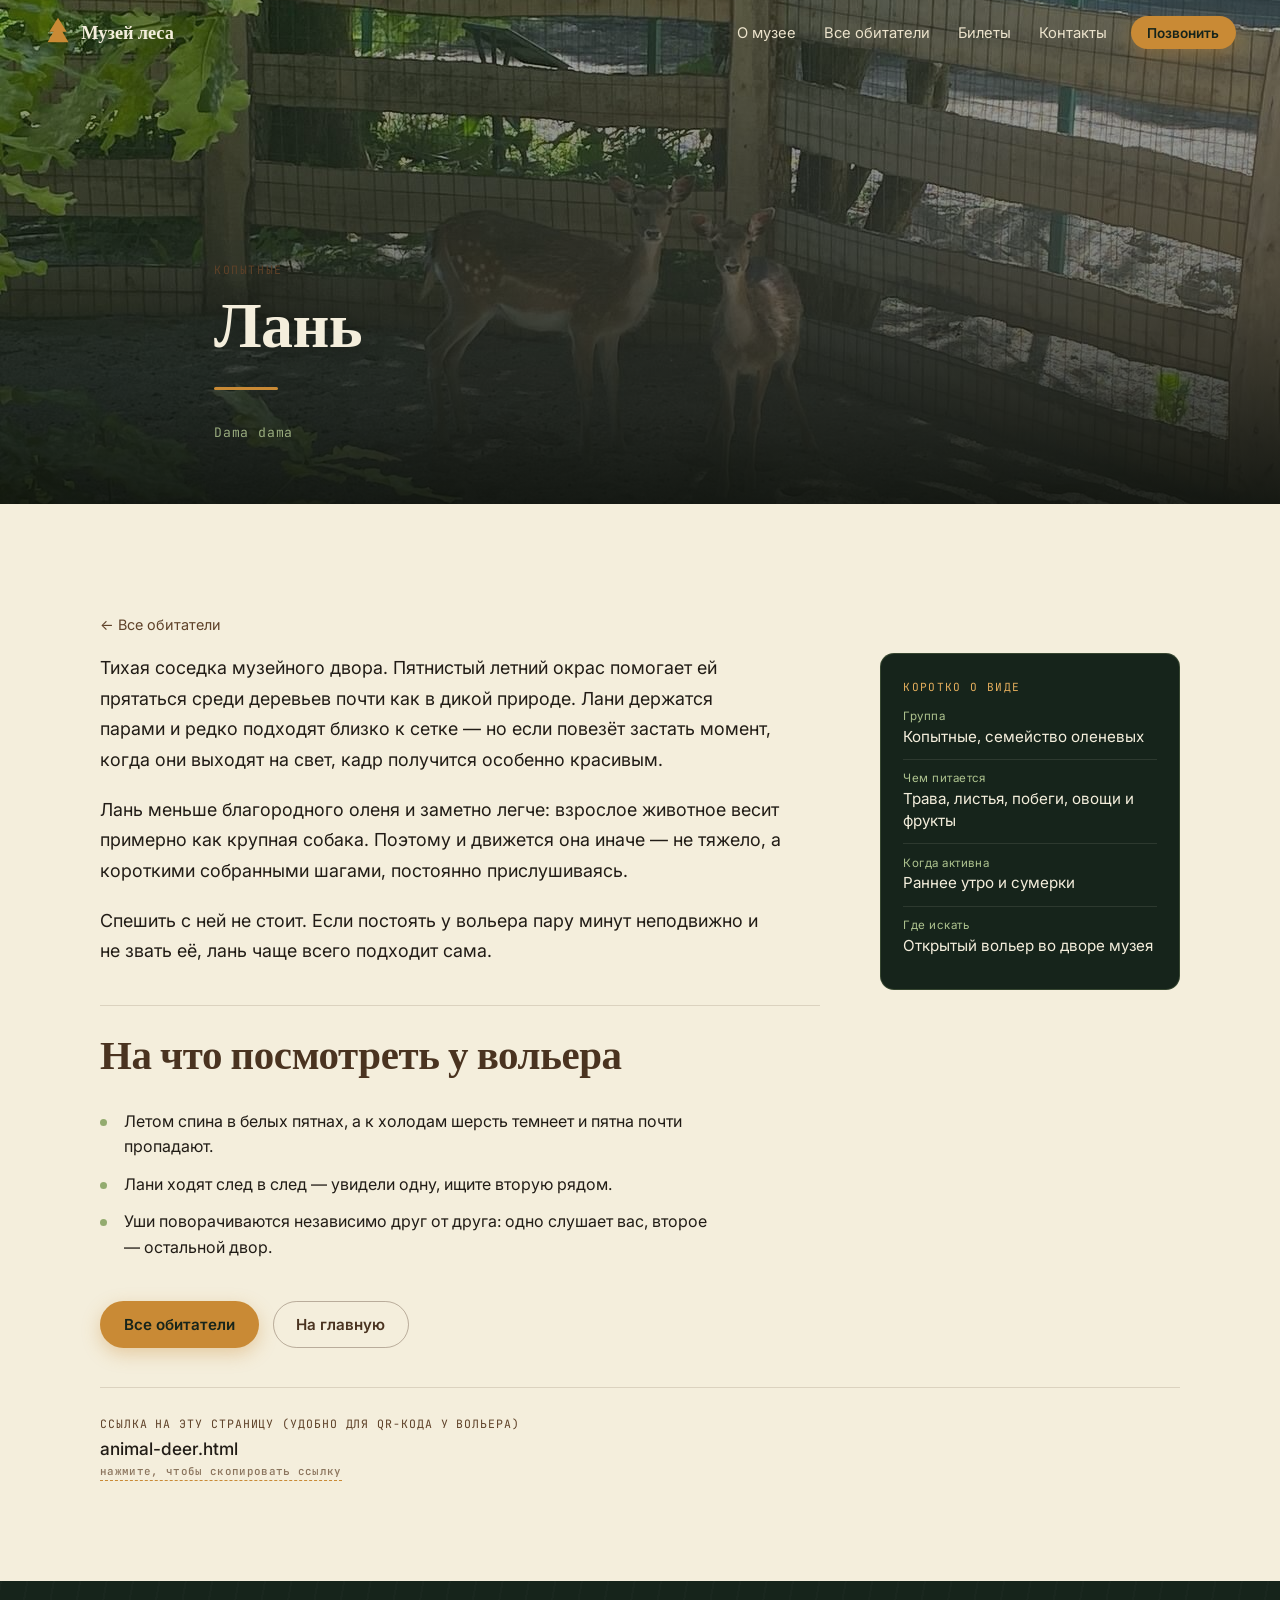
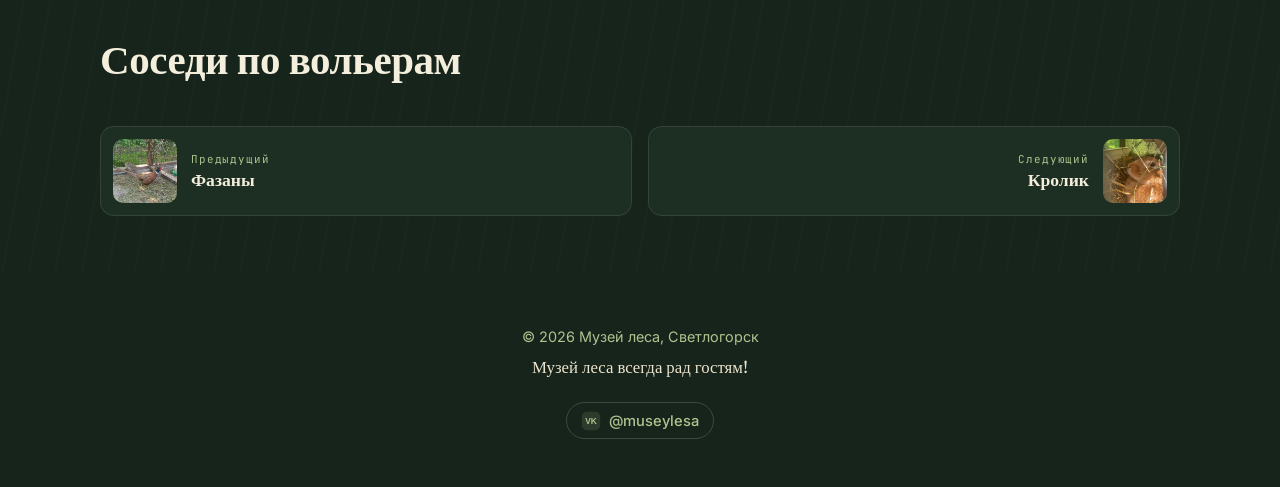
<file: animal-deer.html>
<!DOCTYPE html>
<html lang="ru">
<head>
<meta charset="UTF-8">
<meta name="viewport" content="width=device-width, initial-scale=1.0">
<title>Лань — Музей леса, Светлогорск</title>
<meta name="description" content="Лань: Тихая соседка музейного двора. Чем питается, когда активна и где искать в Музее леса в Светлогорске.">
<meta property="og:title" content="Лань — Музей леса">
<meta property="og:description" content="Тихая соседка музейного двора.">
<meta property="og:image" content="https://lovushker18-bit.github.io/museylesa/images/animal_deer.jpg">
<meta property="og:type" content="website">
<meta property="og:url" content="https://lovushker18-bit.github.io/museylesa/animal-deer.html">
<link rel="preconnect" href="https://fonts.googleapis.com">
<link rel="preconnect" href="https://fonts.gstatic.com" crossorigin>
<link href="https://fonts.googleapis.com/css2?family=Fraunces:opsz,wght@9..144,400;9..144,500;9..144,600;9..144,700;9..144,900&family=Inter:wght@400;500;600;700&family=JetBrains+Mono:wght@500;600&display=swap" rel="stylesheet">
<link rel="stylesheet" href="style.css">
</head>
<body>

<header class="site-header" id="siteHeader">
  <div class="header-inner">
    <a href="index.html" class="logo">
      <span class="logo-mark" aria-hidden="true">
        <svg viewBox="0 0 32 32" width="28" height="28"><path d="M16 2 L26 18 H21 L28 30 H4 L11 18 H6 Z" fill="currentColor"/></svg>
      </span>
      Музей леса
    </a>
    <nav class="main-nav" aria-label="Разделы сайта">
      <a href="index.html#about">О музее</a>
      <a href="animals.html">Все обитатели</a>
      <a href="index.html#tickets">Билеты</a>
      <a href="index.html#contact">Контакты</a>
    </nav>
    <a class="btn btn-small btn-amber" href="tel:+79814579361">Позвонить</a>
  </div>
</header>

<main id="top">

  <section class="hero hero--animal">
    <div class="hero-media">
      <img src="images/animal_deer.jpg" alt="Пятнистая лань в вольере музея леса" loading="eager">
      <div class="hero-overlay"></div>
    </div>
    <div class="hero-content">
      <p class="eyebrow">Копытные</p>
      <h1>Лань</h1>
      <p class="hero-latin">Dama dama</p>
    </div>
  </section>

  <section class="section section-light">
    <div class="section-inner" style="padding-left:0;">
      <a href="animals.html" class="back-link back-link--dark">← Все обитатели</a>

      <div class="animal-layout">
        <div class="animal-detail-body">
          <p>Тихая соседка музейного двора. Пятнистый летний окрас помогает ей прятаться среди деревьев почти как в дикой природе. Лани держатся парами и редко подходят близко к сетке — но если повезёт застать момент, когда они выходят на свет, кадр получится особенно красивым.</p>
          <p>Лань меньше благородного оленя и заметно легче: взрослое животное весит примерно как крупная собака. Поэтому и движется она иначе — не тяжело, а короткими собранными шагами, постоянно прислушиваясь.</p>
          <p>Спешить с ней не стоит. Если постоять у вольера пару минут неподвижно и не звать её, лань чаще всего подходит сама.</p>

          <div class="notice-block">
            <h2 class="notice-title">На что посмотреть у вольера</h2>
            <ul class="notice-list">
            <li>Летом спина в белых пятнах, а к холодам шерсть темнеет и пятна почти пропадают.</li>
            <li>Лани ходят след в след — увидели одну, ищите вторую рядом.</li>
            <li>Уши поворачиваются независимо друг от друга: одно слушает вас, второе — остальной двор.</li>
            </ul>
          </div>
        </div>

        <aside class="field-card" aria-label="Краткие сведения о виде">
          <p class="field-card-title">Коротко о виде</p>
          <dl class="field-list">
            <div class="field-row"><dt>Группа</dt><dd>Копытные, семейство оленевых</dd></div>
            <div class="field-row"><dt>Чем питается</dt><dd>Трава, листья, побеги, овощи и фрукты</dd></div>
            <div class="field-row"><dt>Когда активна</dt><dd>Раннее утро и сумерки</dd></div>
            <div class="field-row"><dt>Где искать</dt><dd>Открытый вольер во дворе музея</dd></div>
          </dl>
        </aside>
      </div>

      <div class="animal-detail-actions">
        <a class="btn btn-amber" href="animals.html">Все обитатели</a>
        <a class="btn btn-outline" href="index.html">На главную</a>
      </div>

      <div class="animal-share">
        <span class="animal-share-label">Ссылка на эту страницу (удобно для QR-кода у вольера)</span>
        <button type="button" class="copy-value copy-page-link">
          animal-deer.html
          <span class="copy-hint">нажмите, чтобы скопировать ссылку</span>
        </button>
      </div>
    </div>
  </section>

  <section class="section section-dark neighbours-section">
    <div class="section-inner" style="padding-left:0;">
      <h2 class="neighbours-title">Соседи по вольерам</h2>
      <div class="neighbours">
        <a class="neighbour neighbour--prev" href="animal-pheasant.html">
          <img src="images/animal_pheasant.jpg" alt="" loading="lazy" aria-hidden="true">
          <span class="neighbour-text">
            <span class="neighbour-dir">Предыдущий</span>
            <span class="neighbour-name">Фазаны</span>
          </span>
        </a>
        <a class="neighbour neighbour--next" href="animal-rabbit.html">
          <img src="images/animal_rabbit.jpg" alt="" loading="lazy" aria-hidden="true">
          <span class="neighbour-text">
            <span class="neighbour-dir">Следующий</span>
            <span class="neighbour-name">Кролик</span>
          </span>
        </a>
      </div>
    </div>
  </section>

</main>

<footer class="site-footer">
  <p>© 2026 Музей леса, Светлогорск</p>
  <p class="footer-sub">Музей леса всегда рад гостям!</p>
  <a class="footer-vk" href="https://vk.com/museylesa" target="_blank" rel="noopener">
    <svg viewBox="0 0 24 24" width="20" height="20" aria-hidden="true">
      <rect x="1" y="1" width="22" height="22" rx="6" fill="currentColor" opacity=".15"/>
      <text x="12" y="16" font-family="Arial, sans-serif" font-size="10" font-weight="700" text-anchor="middle" fill="currentColor">VK</text>
    </svg>
    <span>@museylesa</span>
  </a>
</footer>

<div class="copy-toast" id="copyToast" role="status" aria-live="polite"></div>

<script src="script.js"></script>
</body>
</html>
</file>
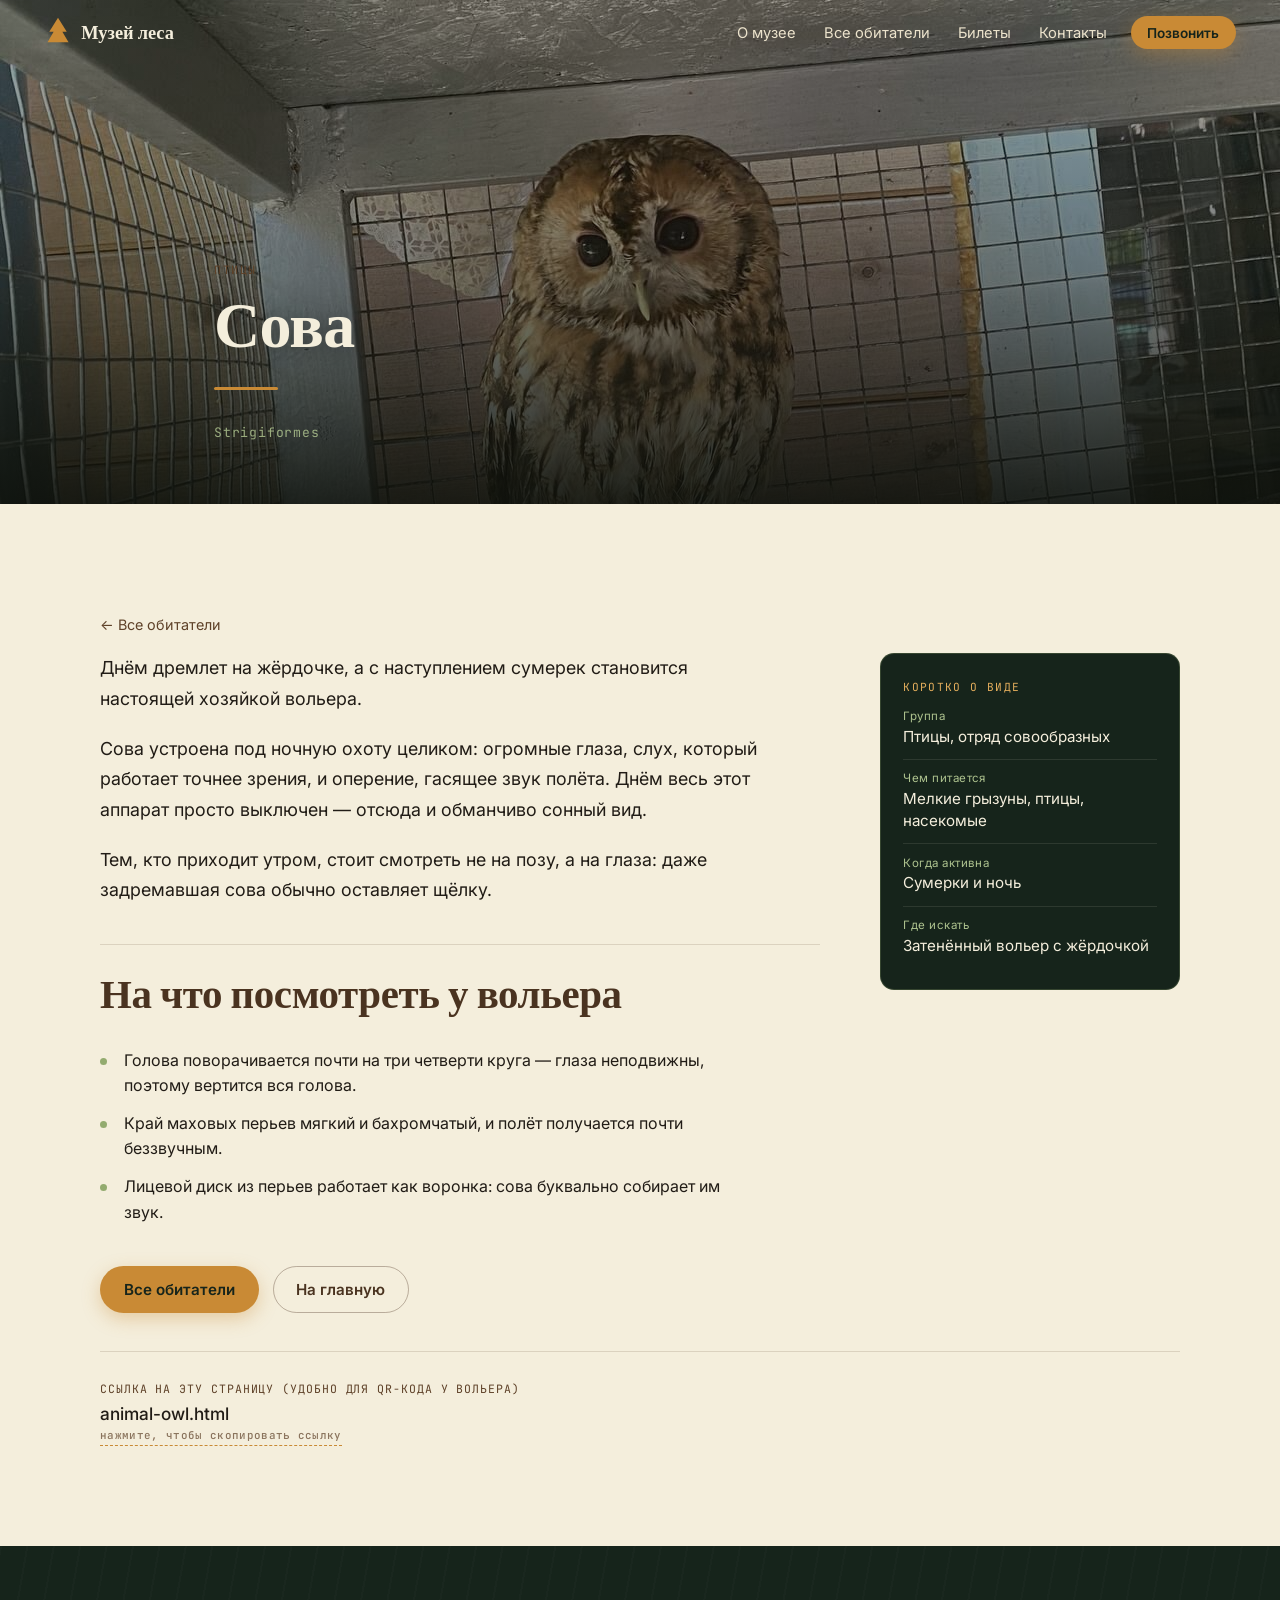
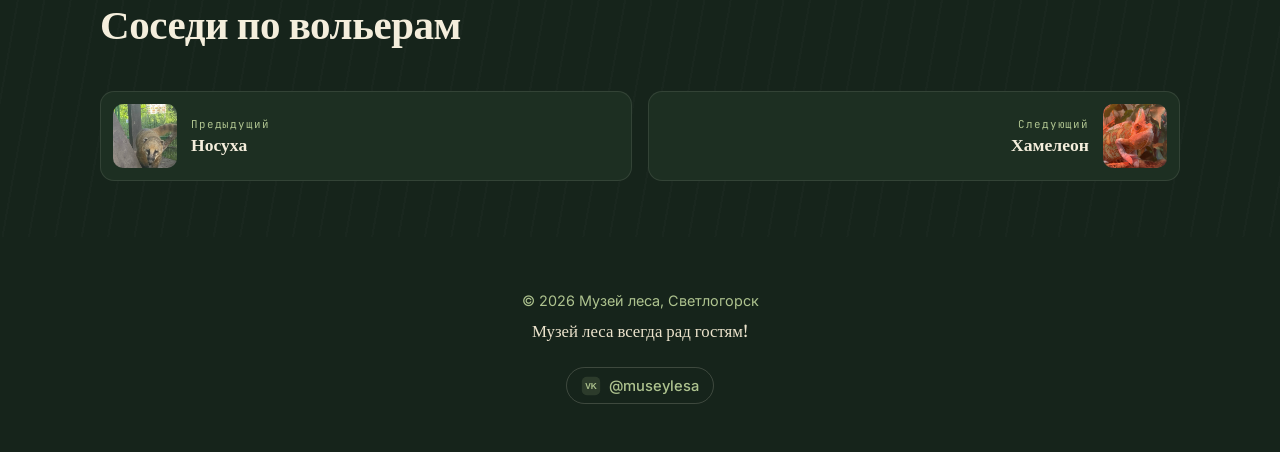
<file: animal-owl.html>
<!DOCTYPE html>
<html lang="ru">
<head>
<meta charset="UTF-8">
<meta name="viewport" content="width=device-width, initial-scale=1.0">
<title>Сова — Музей леса, Светлогорск</title>
<meta name="description" content="Сова: Хозяйка вольера с наступлением сумерек. Чем питается, когда активна и где искать в Музее леса в Светлогорске.">
<meta property="og:title" content="Сова — Музей леса">
<meta property="og:description" content="Хозяйка вольера с наступлением сумерек.">
<meta property="og:image" content="https://lovushker18-bit.github.io/museylesa/images/animal_owl.jpg">
<meta property="og:type" content="website">
<meta property="og:url" content="https://lovushker18-bit.github.io/museylesa/animal-owl.html">
<link rel="preconnect" href="https://fonts.googleapis.com">
<link rel="preconnect" href="https://fonts.gstatic.com" crossorigin>
<link href="https://fonts.googleapis.com/css2?family=Fraunces:opsz,wght@9..144,400;9..144,500;9..144,600;9..144,700;9..144,900&family=Inter:wght@400;500;600;700&family=JetBrains+Mono:wght@500;600&display=swap" rel="stylesheet">
<link rel="stylesheet" href="style.css">
</head>
<body>

<header class="site-header" id="siteHeader">
  <div class="header-inner">
    <a href="index.html" class="logo">
      <span class="logo-mark" aria-hidden="true">
        <svg viewBox="0 0 32 32" width="28" height="28"><path d="M16 2 L26 18 H21 L28 30 H4 L11 18 H6 Z" fill="currentColor"/></svg>
      </span>
      Музей леса
    </a>
    <nav class="main-nav" aria-label="Разделы сайта">
      <a href="index.html#about">О музее</a>
      <a href="animals.html">Все обитатели</a>
      <a href="index.html#tickets">Билеты</a>
      <a href="index.html#contact">Контакты</a>
    </nav>
    <a class="btn btn-small btn-amber" href="tel:+79814579361">Позвонить</a>
  </div>
</header>

<main id="top">

  <section class="hero hero--animal">
    <div class="hero-media">
      <img src="images/animal_owl.jpg" alt="Сова на жёрдочке в вольере" loading="eager">
      <div class="hero-overlay"></div>
    </div>
    <div class="hero-content">
      <p class="eyebrow">Птицы</p>
      <h1>Сова</h1>
      <p class="hero-latin">Strigiformes</p>
    </div>
  </section>

  <section class="section section-light">
    <div class="section-inner" style="padding-left:0;">
      <a href="animals.html" class="back-link back-link--dark">← Все обитатели</a>

      <div class="animal-layout">
        <div class="animal-detail-body">
          <p>Днём дремлет на жёрдочке, а с наступлением сумерек становится настоящей хозяйкой вольера.</p>
          <p>Сова устроена под ночную охоту целиком: огромные глаза, слух, который работает точнее зрения, и оперение, гасящее звук полёта. Днём весь этот аппарат просто выключен — отсюда и обманчиво сонный вид.</p>
          <p>Тем, кто приходит утром, стоит смотреть не на позу, а на глаза: даже задремавшая сова обычно оставляет щёлку.</p>

          <div class="notice-block">
            <h2 class="notice-title">На что посмотреть у вольера</h2>
            <ul class="notice-list">
            <li>Голова поворачивается почти на три четверти круга — глаза неподвижны, поэтому вертится вся голова.</li>
            <li>Край маховых перьев мягкий и бахромчатый, и полёт получается почти беззвучным.</li>
            <li>Лицевой диск из перьев работает как воронка: сова буквально собирает им звук.</li>
            </ul>
          </div>
        </div>

        <aside class="field-card" aria-label="Краткие сведения о виде">
          <p class="field-card-title">Коротко о виде</p>
          <dl class="field-list">
            <div class="field-row"><dt>Группа</dt><dd>Птицы, отряд совообразных</dd></div>
            <div class="field-row"><dt>Чем питается</dt><dd>Мелкие грызуны, птицы, насекомые</dd></div>
            <div class="field-row"><dt>Когда активна</dt><dd>Сумерки и ночь</dd></div>
            <div class="field-row"><dt>Где искать</dt><dd>Затенённый вольер с жёрдочкой</dd></div>
          </dl>
        </aside>
      </div>

      <div class="animal-detail-actions">
        <a class="btn btn-amber" href="animals.html">Все обитатели</a>
        <a class="btn btn-outline" href="index.html">На главную</a>
      </div>

      <div class="animal-share">
        <span class="animal-share-label">Ссылка на эту страницу (удобно для QR-кода у вольера)</span>
        <button type="button" class="copy-value copy-page-link">
          animal-owl.html
          <span class="copy-hint">нажмите, чтобы скопировать ссылку</span>
        </button>
      </div>
    </div>
  </section>

  <section class="section section-dark neighbours-section">
    <div class="section-inner" style="padding-left:0;">
      <h2 class="neighbours-title">Соседи по вольерам</h2>
      <div class="neighbours">
        <a class="neighbour neighbour--prev" href="animal-coati.html">
          <img src="images/animal_coati.jpg" alt="" loading="lazy" aria-hidden="true">
          <span class="neighbour-text">
            <span class="neighbour-dir">Предыдущий</span>
            <span class="neighbour-name">Носуха</span>
          </span>
        </a>
        <a class="neighbour neighbour--next" href="animal-chameleon.html">
          <img src="images/animal_chameleon.jpg" alt="" loading="lazy" aria-hidden="true">
          <span class="neighbour-text">
            <span class="neighbour-dir">Следующий</span>
            <span class="neighbour-name">Хамелеон</span>
          </span>
        </a>
      </div>
    </div>
  </section>

</main>

<footer class="site-footer">
  <p>© 2026 Музей леса, Светлогорск</p>
  <p class="footer-sub">Музей леса всегда рад гостям!</p>
  <a class="footer-vk" href="https://vk.com/museylesa" target="_blank" rel="noopener">
    <svg viewBox="0 0 24 24" width="20" height="20" aria-hidden="true">
      <rect x="1" y="1" width="22" height="22" rx="6" fill="currentColor" opacity=".15"/>
      <text x="12" y="16" font-family="Arial, sans-serif" font-size="10" font-weight="700" text-anchor="middle" fill="currentColor">VK</text>
    </svg>
    <span>@museylesa</span>
  </a>
</footer>

<div class="copy-toast" id="copyToast" role="status" aria-live="polite"></div>

<script src="script.js"></script>
</body>
</html>
</file>
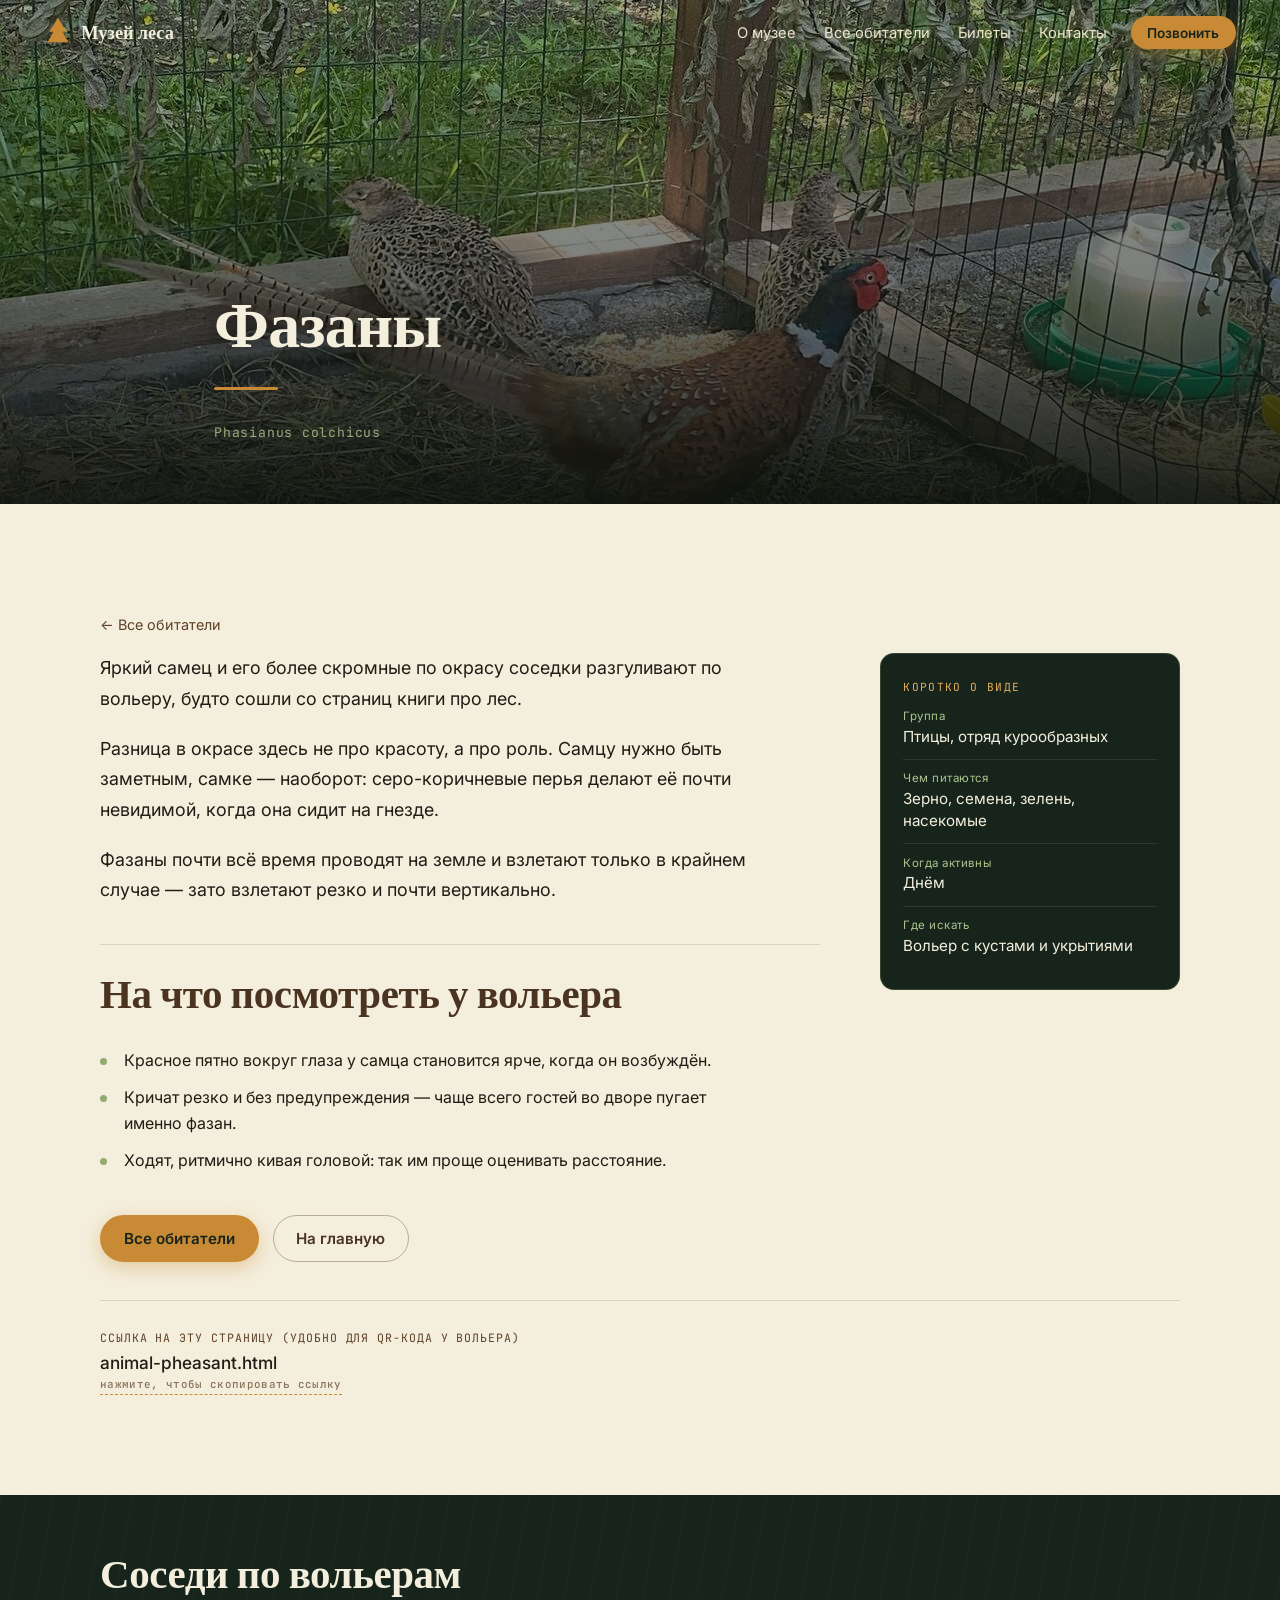
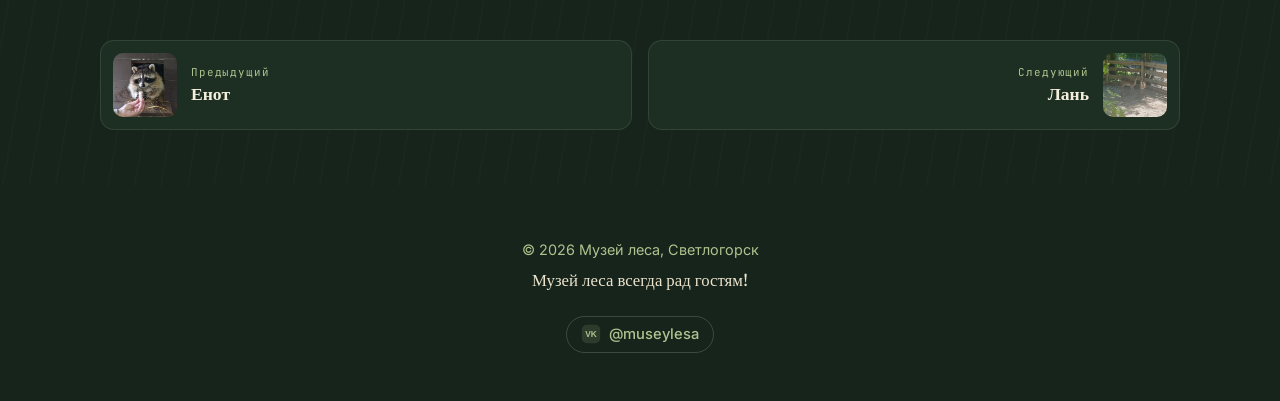
<file: animal-pheasant.html>
<!DOCTYPE html>
<html lang="ru">
<head>
<meta charset="UTF-8">
<meta name="viewport" content="width=device-width, initial-scale=1.0">
<title>Фазаны — Музей леса, Светлогорск</title>
<meta name="description" content="Фазаны: Будто сошли со страниц книги про лес. Чем питается, когда активна и где искать в Музее леса в Светлогорске.">
<meta property="og:title" content="Фазаны — Музей леса">
<meta property="og:description" content="Будто сошли со страниц книги про лес.">
<meta property="og:image" content="https://lovushker18-bit.github.io/museylesa/images/animal_pheasant.jpg">
<meta property="og:type" content="website">
<meta property="og:url" content="https://lovushker18-bit.github.io/museylesa/animal-pheasant.html">
<link rel="preconnect" href="https://fonts.googleapis.com">
<link rel="preconnect" href="https://fonts.gstatic.com" crossorigin>
<link href="https://fonts.googleapis.com/css2?family=Fraunces:opsz,wght@9..144,400;9..144,500;9..144,600;9..144,700;9..144,900&family=Inter:wght@400;500;600;700&family=JetBrains+Mono:wght@500;600&display=swap" rel="stylesheet">
<link rel="stylesheet" href="style.css">
</head>
<body>

<header class="site-header" id="siteHeader">
  <div class="header-inner">
    <a href="index.html" class="logo">
      <span class="logo-mark" aria-hidden="true">
        <svg viewBox="0 0 32 32" width="28" height="28"><path d="M16 2 L26 18 H21 L28 30 H4 L11 18 H6 Z" fill="currentColor"/></svg>
      </span>
      Музей леса
    </a>
    <nav class="main-nav" aria-label="Разделы сайта">
      <a href="index.html#about">О музее</a>
      <a href="animals.html">Все обитатели</a>
      <a href="index.html#tickets">Билеты</a>
      <a href="index.html#contact">Контакты</a>
    </nav>
    <a class="btn btn-small btn-amber" href="tel:+79814579361">Позвонить</a>
  </div>
</header>

<main id="top">

  <section class="hero hero--animal">
    <div class="hero-media">
      <img src="images/animal_pheasant.jpg" alt="Фазан с двумя самками в вольере музея" loading="eager">
      <div class="hero-overlay"></div>
    </div>
    <div class="hero-content">
      <p class="eyebrow">Птицы</p>
      <h1>Фазаны</h1>
      <p class="hero-latin">Phasianus colchicus</p>
    </div>
  </section>

  <section class="section section-light">
    <div class="section-inner" style="padding-left:0;">
      <a href="animals.html" class="back-link back-link--dark">← Все обитатели</a>

      <div class="animal-layout">
        <div class="animal-detail-body">
          <p>Яркий самец и его более скромные по окрасу соседки разгуливают по вольеру, будто сошли со страниц книги про лес.</p>
          <p>Разница в окрасе здесь не про красоту, а про роль. Самцу нужно быть заметным, самке — наоборот: серо-коричневые перья делают её почти невидимой, когда она сидит на гнезде.</p>
          <p>Фазаны почти всё время проводят на земле и взлетают только в крайнем случае — зато взлетают резко и почти вертикально.</p>

          <div class="notice-block">
            <h2 class="notice-title">На что посмотреть у вольера</h2>
            <ul class="notice-list">
            <li>Красное пятно вокруг глаза у самца становится ярче, когда он возбуждён.</li>
            <li>Кричат резко и без предупреждения — чаще всего гостей во дворе пугает именно фазан.</li>
            <li>Ходят, ритмично кивая головой: так им проще оценивать расстояние.</li>
            </ul>
          </div>
        </div>

        <aside class="field-card" aria-label="Краткие сведения о виде">
          <p class="field-card-title">Коротко о виде</p>
          <dl class="field-list">
            <div class="field-row"><dt>Группа</dt><dd>Птицы, отряд курообразных</dd></div>
            <div class="field-row"><dt>Чем питаются</dt><dd>Зерно, семена, зелень, насекомые</dd></div>
            <div class="field-row"><dt>Когда активны</dt><dd>Днём</dd></div>
            <div class="field-row"><dt>Где искать</dt><dd>Вольер с кустами и укрытиями</dd></div>
          </dl>
        </aside>
      </div>

      <div class="animal-detail-actions">
        <a class="btn btn-amber" href="animals.html">Все обитатели</a>
        <a class="btn btn-outline" href="index.html">На главную</a>
      </div>

      <div class="animal-share">
        <span class="animal-share-label">Ссылка на эту страницу (удобно для QR-кода у вольера)</span>
        <button type="button" class="copy-value copy-page-link">
          animal-pheasant.html
          <span class="copy-hint">нажмите, чтобы скопировать ссылку</span>
        </button>
      </div>
    </div>
  </section>

  <section class="section section-dark neighbours-section">
    <div class="section-inner" style="padding-left:0;">
      <h2 class="neighbours-title">Соседи по вольерам</h2>
      <div class="neighbours">
        <a class="neighbour neighbour--prev" href="animal-raccoon.html">
          <img src="images/animal_raccoon.jpg" alt="" loading="lazy" aria-hidden="true">
          <span class="neighbour-text">
            <span class="neighbour-dir">Предыдущий</span>
            <span class="neighbour-name">Енот</span>
          </span>
        </a>
        <a class="neighbour neighbour--next" href="animal-deer.html">
          <img src="images/animal_deer.jpg" alt="" loading="lazy" aria-hidden="true">
          <span class="neighbour-text">
            <span class="neighbour-dir">Следующий</span>
            <span class="neighbour-name">Лань</span>
          </span>
        </a>
      </div>
    </div>
  </section>

</main>

<footer class="site-footer">
  <p>© 2026 Музей леса, Светлогорск</p>
  <p class="footer-sub">Музей леса всегда рад гостям!</p>
  <a class="footer-vk" href="https://vk.com/museylesa" target="_blank" rel="noopener">
    <svg viewBox="0 0 24 24" width="20" height="20" aria-hidden="true">
      <rect x="1" y="1" width="22" height="22" rx="6" fill="currentColor" opacity=".15"/>
      <text x="12" y="16" font-family="Arial, sans-serif" font-size="10" font-weight="700" text-anchor="middle" fill="currentColor">VK</text>
    </svg>
    <span>@museylesa</span>
  </a>
</footer>

<div class="copy-toast" id="copyToast" role="status" aria-live="polite"></div>

<script src="script.js"></script>
</body>
</html>
</file>
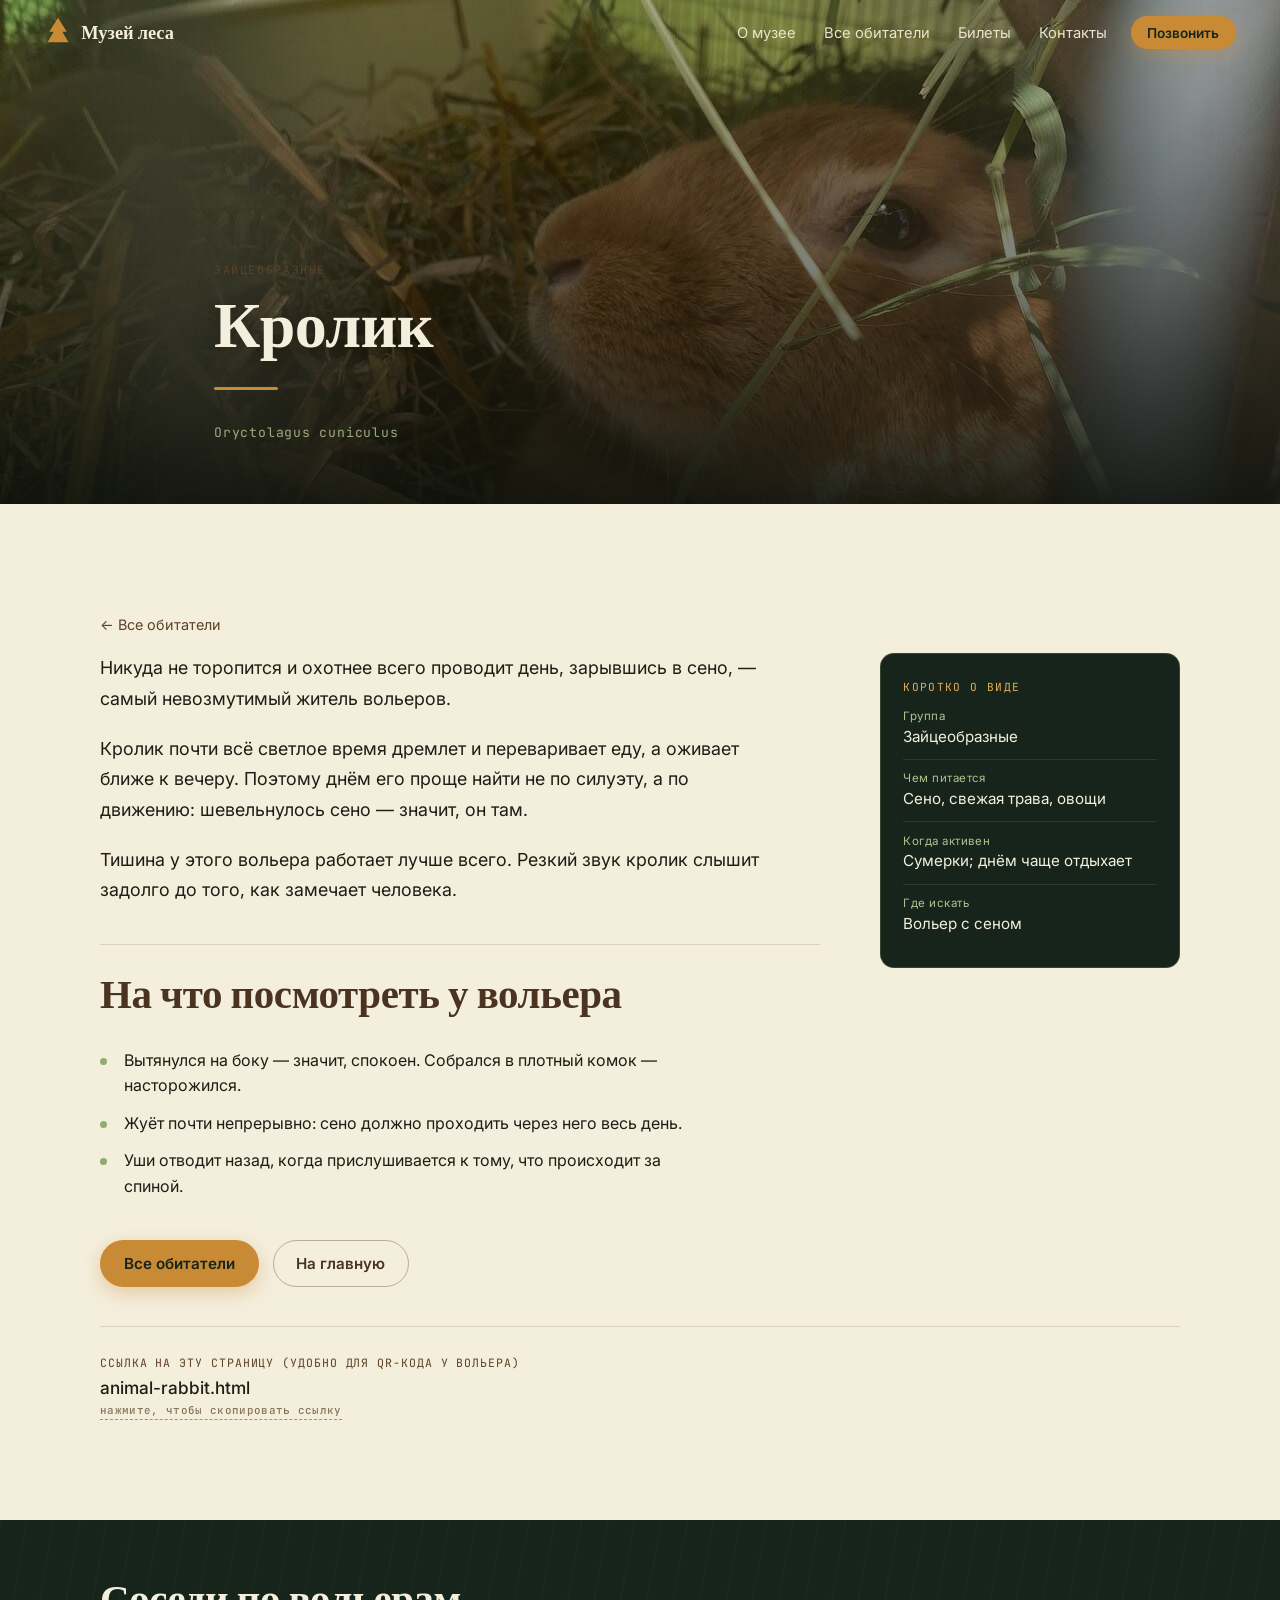
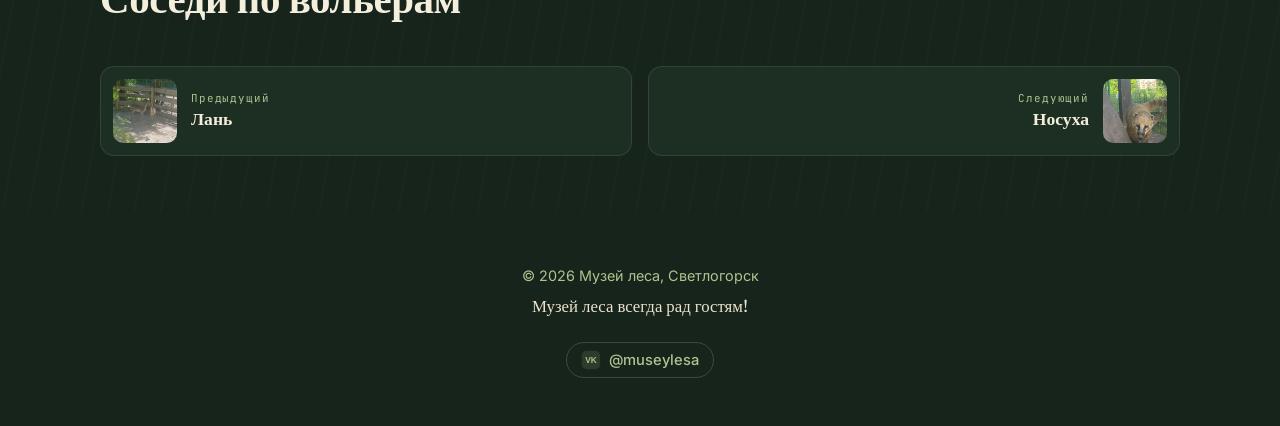
<file: animal-rabbit.html>
<!DOCTYPE html>
<html lang="ru">
<head>
<meta charset="UTF-8">
<meta name="viewport" content="width=device-width, initial-scale=1.0">
<title>Кролик — Музей леса, Светлогорск</title>
<meta name="description" content="Кролик: Самый невозмутимый житель вольеров. Чем питается, когда активна и где искать в Музее леса в Светлогорске.">
<meta property="og:title" content="Кролик — Музей леса">
<meta property="og:description" content="Самый невозмутимый житель вольеров.">
<meta property="og:image" content="https://lovushker18-bit.github.io/museylesa/images/animal_rabbit.jpg">
<meta property="og:type" content="website">
<meta property="og:url" content="https://lovushker18-bit.github.io/museylesa/animal-rabbit.html">
<link rel="preconnect" href="https://fonts.googleapis.com">
<link rel="preconnect" href="https://fonts.gstatic.com" crossorigin>
<link href="https://fonts.googleapis.com/css2?family=Fraunces:opsz,wght@9..144,400;9..144,500;9..144,600;9..144,700;9..144,900&family=Inter:wght@400;500;600;700&family=JetBrains+Mono:wght@500;600&display=swap" rel="stylesheet">
<link rel="stylesheet" href="style.css">
</head>
<body>

<header class="site-header" id="siteHeader">
  <div class="header-inner">
    <a href="index.html" class="logo">
      <span class="logo-mark" aria-hidden="true">
        <svg viewBox="0 0 32 32" width="28" height="28"><path d="M16 2 L26 18 H21 L28 30 H4 L11 18 H6 Z" fill="currentColor"/></svg>
      </span>
      Музей леса
    </a>
    <nav class="main-nav" aria-label="Разделы сайта">
      <a href="index.html#about">О музее</a>
      <a href="animals.html">Все обитатели</a>
      <a href="index.html#tickets">Билеты</a>
      <a href="index.html#contact">Контакты</a>
    </nav>
    <a class="btn btn-small btn-amber" href="tel:+79814579361">Позвонить</a>
  </div>
</header>

<main id="top">

  <section class="hero hero--animal">
    <div class="hero-media">
      <img src="images/animal_rabbit.jpg" alt="Кролик, отдыхающий в сене" loading="eager">
      <div class="hero-overlay"></div>
    </div>
    <div class="hero-content">
      <p class="eyebrow">Зайцеобразные</p>
      <h1>Кролик</h1>
      <p class="hero-latin">Oryctolagus cuniculus</p>
    </div>
  </section>

  <section class="section section-light">
    <div class="section-inner" style="padding-left:0;">
      <a href="animals.html" class="back-link back-link--dark">← Все обитатели</a>

      <div class="animal-layout">
        <div class="animal-detail-body">
          <p>Никуда не торопится и охотнее всего проводит день, зарывшись в сено, — самый невозмутимый житель вольеров.</p>
          <p>Кролик почти всё светлое время дремлет и переваривает еду, а оживает ближе к вечеру. Поэтому днём его проще найти не по силуэту, а по движению: шевельнулось сено — значит, он там.</p>
          <p>Тишина у этого вольера работает лучше всего. Резкий звук кролик слышит задолго до того, как замечает человека.</p>

          <div class="notice-block">
            <h2 class="notice-title">На что посмотреть у вольера</h2>
            <ul class="notice-list">
            <li>Вытянулся на боку — значит, спокоен. Собрался в плотный комок — насторожился.</li>
            <li>Жуёт почти непрерывно: сено должно проходить через него весь день.</li>
            <li>Уши отводит назад, когда прислушивается к тому, что происходит за спиной.</li>
            </ul>
          </div>
        </div>

        <aside class="field-card" aria-label="Краткие сведения о виде">
          <p class="field-card-title">Коротко о виде</p>
          <dl class="field-list">
            <div class="field-row"><dt>Группа</dt><dd>Зайцеобразные</dd></div>
            <div class="field-row"><dt>Чем питается</dt><dd>Сено, свежая трава, овощи</dd></div>
            <div class="field-row"><dt>Когда активен</dt><dd>Сумерки; днём чаще отдыхает</dd></div>
            <div class="field-row"><dt>Где искать</dt><dd>Вольер с сеном</dd></div>
          </dl>
        </aside>
      </div>

      <div class="animal-detail-actions">
        <a class="btn btn-amber" href="animals.html">Все обитатели</a>
        <a class="btn btn-outline" href="index.html">На главную</a>
      </div>

      <div class="animal-share">
        <span class="animal-share-label">Ссылка на эту страницу (удобно для QR-кода у вольера)</span>
        <button type="button" class="copy-value copy-page-link">
          animal-rabbit.html
          <span class="copy-hint">нажмите, чтобы скопировать ссылку</span>
        </button>
      </div>
    </div>
  </section>

  <section class="section section-dark neighbours-section">
    <div class="section-inner" style="padding-left:0;">
      <h2 class="neighbours-title">Соседи по вольерам</h2>
      <div class="neighbours">
        <a class="neighbour neighbour--prev" href="animal-deer.html">
          <img src="images/animal_deer.jpg" alt="" loading="lazy" aria-hidden="true">
          <span class="neighbour-text">
            <span class="neighbour-dir">Предыдущий</span>
            <span class="neighbour-name">Лань</span>
          </span>
        </a>
        <a class="neighbour neighbour--next" href="animal-coati.html">
          <img src="images/animal_coati.jpg" alt="" loading="lazy" aria-hidden="true">
          <span class="neighbour-text">
            <span class="neighbour-dir">Следующий</span>
            <span class="neighbour-name">Носуха</span>
          </span>
        </a>
      </div>
    </div>
  </section>

</main>

<footer class="site-footer">
  <p>© 2026 Музей леса, Светлогорск</p>
  <p class="footer-sub">Музей леса всегда рад гостям!</p>
  <a class="footer-vk" href="https://vk.com/museylesa" target="_blank" rel="noopener">
    <svg viewBox="0 0 24 24" width="20" height="20" aria-hidden="true">
      <rect x="1" y="1" width="22" height="22" rx="6" fill="currentColor" opacity=".15"/>
      <text x="12" y="16" font-family="Arial, sans-serif" font-size="10" font-weight="700" text-anchor="middle" fill="currentColor">VK</text>
    </svg>
    <span>@museylesa</span>
  </a>
</footer>

<div class="copy-toast" id="copyToast" role="status" aria-live="polite"></div>

<script src="script.js"></script>
</body>
</html>
</file>
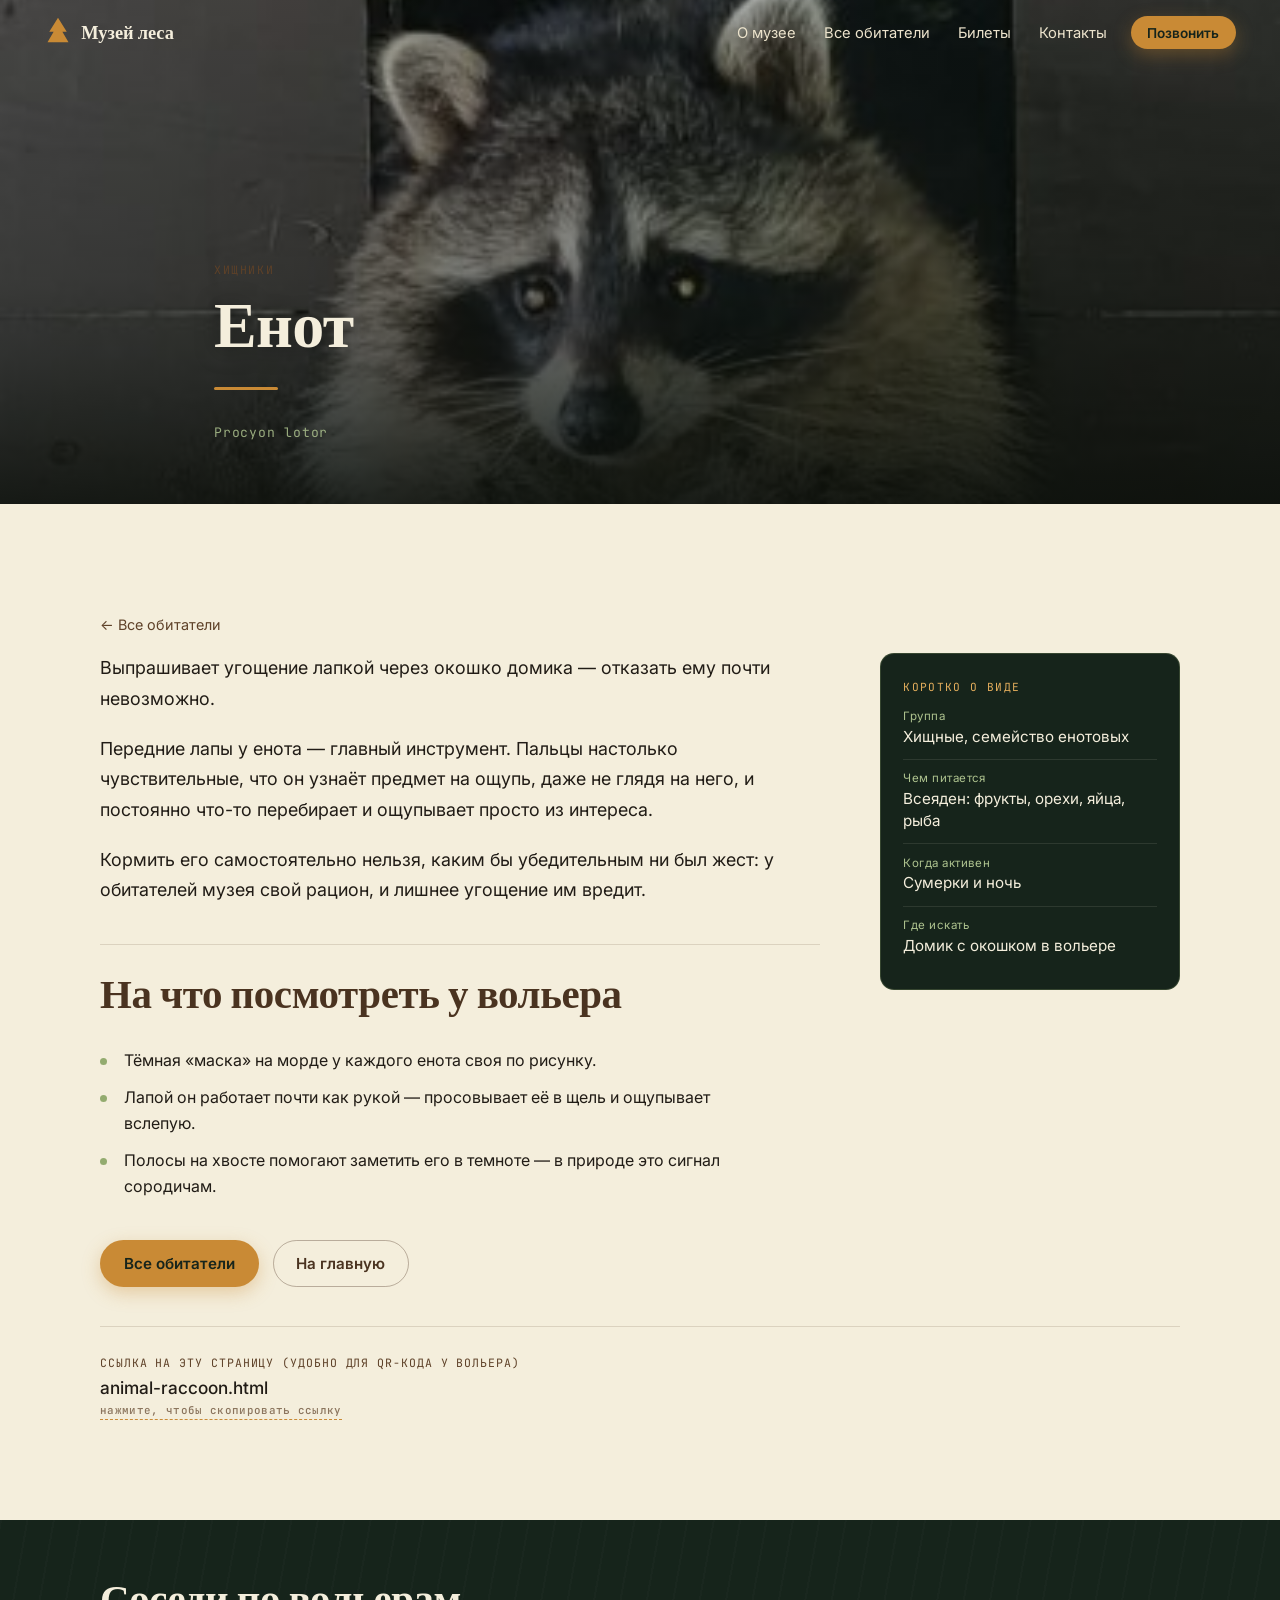
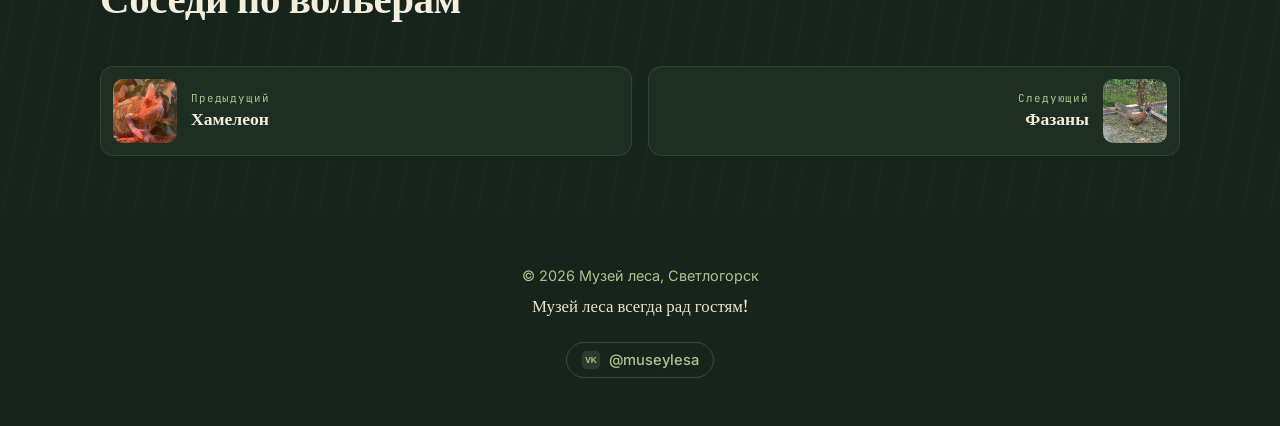
<file: animal-raccoon.html>
<!DOCTYPE html>
<html lang="ru">
<head>
<meta charset="UTF-8">
<meta name="viewport" content="width=device-width, initial-scale=1.0">
<title>Енот — Музей леса, Светлогорск</title>
<meta name="description" content="Енот: Отказать ему почти невозможно. Чем питается, когда активна и где искать в Музее леса в Светлогорске.">
<meta property="og:title" content="Енот — Музей леса">
<meta property="og:description" content="Отказать ему почти невозможно.">
<meta property="og:image" content="https://lovushker18-bit.github.io/museylesa/images/animal_raccoon.jpg">
<meta property="og:type" content="website">
<meta property="og:url" content="https://lovushker18-bit.github.io/museylesa/animal-raccoon.html">
<link rel="preconnect" href="https://fonts.googleapis.com">
<link rel="preconnect" href="https://fonts.gstatic.com" crossorigin>
<link href="https://fonts.googleapis.com/css2?family=Fraunces:opsz,wght@9..144,400;9..144,500;9..144,600;9..144,700;9..144,900&family=Inter:wght@400;500;600;700&family=JetBrains+Mono:wght@500;600&display=swap" rel="stylesheet">
<link rel="stylesheet" href="style.css">
</head>
<body>

<header class="site-header" id="siteHeader">
  <div class="header-inner">
    <a href="index.html" class="logo">
      <span class="logo-mark" aria-hidden="true">
        <svg viewBox="0 0 32 32" width="28" height="28"><path d="M16 2 L26 18 H21 L28 30 H4 L11 18 H6 Z" fill="currentColor"/></svg>
      </span>
      Музей леса
    </a>
    <nav class="main-nav" aria-label="Разделы сайта">
      <a href="index.html#about">О музее</a>
      <a href="animals.html">Все обитатели</a>
      <a href="index.html#tickets">Билеты</a>
      <a href="index.html#contact">Контакты</a>
    </nav>
    <a class="btn btn-small btn-amber" href="tel:+79814579361">Позвонить</a>
  </div>
</header>

<main id="top">

  <section class="hero hero--animal">
    <div class="hero-media">
      <img src="images/animal_raccoon.jpg" alt="Енот, выпрашивающий угощение из своего домика" loading="eager">
      <div class="hero-overlay"></div>
    </div>
    <div class="hero-content">
      <p class="eyebrow">Хищники</p>
      <h1>Енот</h1>
      <p class="hero-latin">Procyon lotor</p>
    </div>
  </section>

  <section class="section section-light">
    <div class="section-inner" style="padding-left:0;">
      <a href="animals.html" class="back-link back-link--dark">← Все обитатели</a>

      <div class="animal-layout">
        <div class="animal-detail-body">
          <p>Выпрашивает угощение лапкой через окошко домика — отказать ему почти невозможно.</p>
          <p>Передние лапы у енота — главный инструмент. Пальцы настолько чувствительные, что он узнаёт предмет на ощупь, даже не глядя на него, и постоянно что-то перебирает и ощупывает просто из интереса.</p>
          <p>Кормить его самостоятельно нельзя, каким бы убедительным ни был жест: у обитателей музея свой рацион, и лишнее угощение им вредит.</p>

          <div class="notice-block">
            <h2 class="notice-title">На что посмотреть у вольера</h2>
            <ul class="notice-list">
            <li>Тёмная «маска» на морде у каждого енота своя по рисунку.</li>
            <li>Лапой он работает почти как рукой — просовывает её в щель и ощупывает вслепую.</li>
            <li>Полосы на хвосте помогают заметить его в темноте — в природе это сигнал сородичам.</li>
            </ul>
          </div>
        </div>

        <aside class="field-card" aria-label="Краткие сведения о виде">
          <p class="field-card-title">Коротко о виде</p>
          <dl class="field-list">
            <div class="field-row"><dt>Группа</dt><dd>Хищные, семейство енотовых</dd></div>
            <div class="field-row"><dt>Чем питается</dt><dd>Всеяден: фрукты, орехи, яйца, рыба</dd></div>
            <div class="field-row"><dt>Когда активен</dt><dd>Сумерки и ночь</dd></div>
            <div class="field-row"><dt>Где искать</dt><dd>Домик с окошком в вольере</dd></div>
          </dl>
        </aside>
      </div>

      <div class="animal-detail-actions">
        <a class="btn btn-amber" href="animals.html">Все обитатели</a>
        <a class="btn btn-outline" href="index.html">На главную</a>
      </div>

      <div class="animal-share">
        <span class="animal-share-label">Ссылка на эту страницу (удобно для QR-кода у вольера)</span>
        <button type="button" class="copy-value copy-page-link">
          animal-raccoon.html
          <span class="copy-hint">нажмите, чтобы скопировать ссылку</span>
        </button>
      </div>
    </div>
  </section>

  <section class="section section-dark neighbours-section">
    <div class="section-inner" style="padding-left:0;">
      <h2 class="neighbours-title">Соседи по вольерам</h2>
      <div class="neighbours">
        <a class="neighbour neighbour--prev" href="animal-chameleon.html">
          <img src="images/animal_chameleon.jpg" alt="" loading="lazy" aria-hidden="true">
          <span class="neighbour-text">
            <span class="neighbour-dir">Предыдущий</span>
            <span class="neighbour-name">Хамелеон</span>
          </span>
        </a>
        <a class="neighbour neighbour--next" href="animal-pheasant.html">
          <img src="images/animal_pheasant.jpg" alt="" loading="lazy" aria-hidden="true">
          <span class="neighbour-text">
            <span class="neighbour-dir">Следующий</span>
            <span class="neighbour-name">Фазаны</span>
          </span>
        </a>
      </div>
    </div>
  </section>

</main>

<footer class="site-footer">
  <p>© 2026 Музей леса, Светлогорск</p>
  <p class="footer-sub">Музей леса всегда рад гостям!</p>
  <a class="footer-vk" href="https://vk.com/museylesa" target="_blank" rel="noopener">
    <svg viewBox="0 0 24 24" width="20" height="20" aria-hidden="true">
      <rect x="1" y="1" width="22" height="22" rx="6" fill="currentColor" opacity=".15"/>
      <text x="12" y="16" font-family="Arial, sans-serif" font-size="10" font-weight="700" text-anchor="middle" fill="currentColor">VK</text>
    </svg>
    <span>@museylesa</span>
  </a>
</footer>

<div class="copy-toast" id="copyToast" role="status" aria-live="polite"></div>

<script src="script.js"></script>
</body>
</html>
</file>
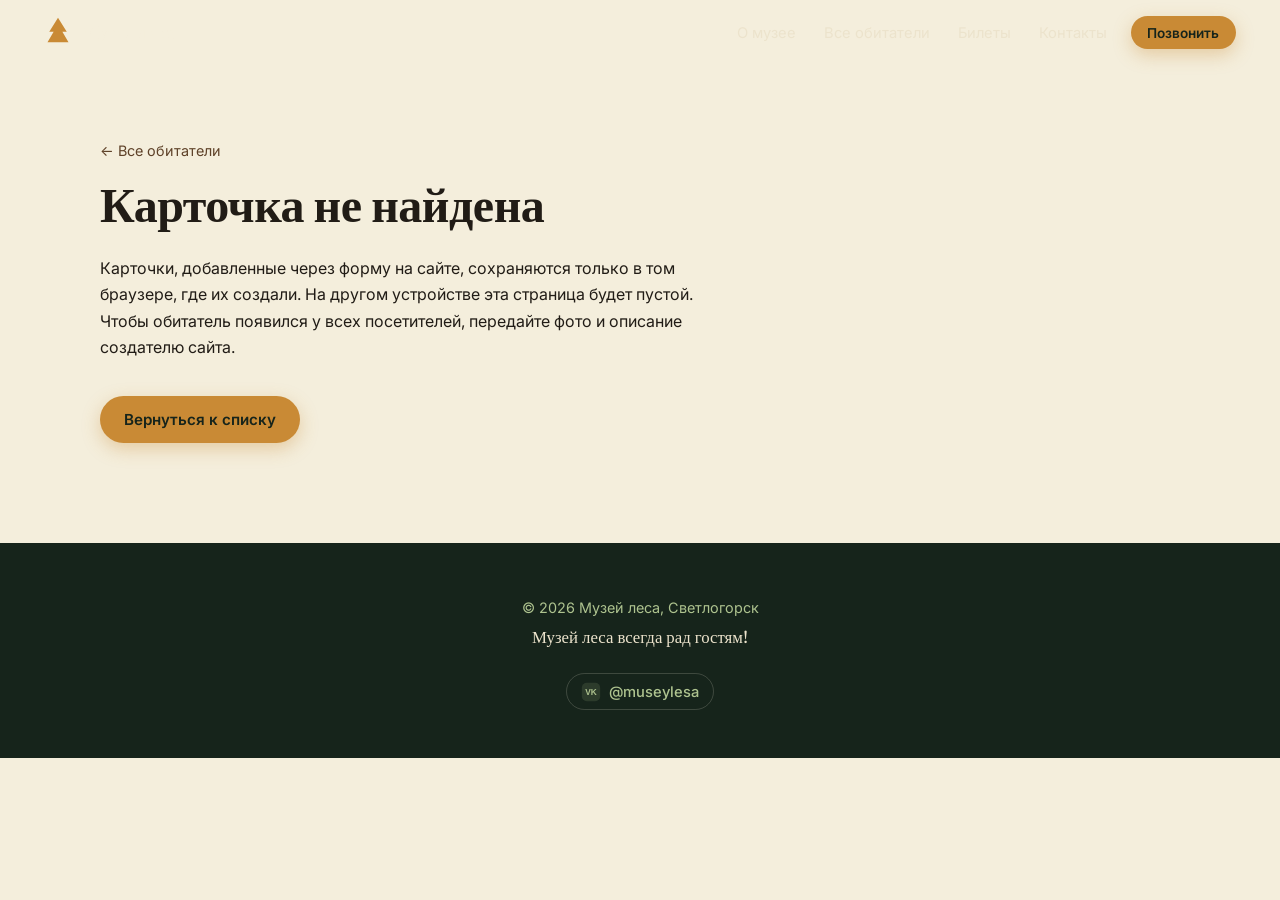
<file: animal.html>
<!DOCTYPE html>
<html lang="ru">
<head>
<meta charset="UTF-8">
<meta name="viewport" content="width=device-width, initial-scale=1.0">
<title>Обитатель музея — Музей леса, Светлогорск</title>
<meta name="description" content="Страница обитателя Музея леса в Светлогорске.">
<meta name="robots" content="noindex">
<link rel="preconnect" href="https://fonts.googleapis.com">
<link rel="preconnect" href="https://fonts.gstatic.com" crossorigin>
<link href="https://fonts.googleapis.com/css2?family=Fraunces:opsz,wght@9..144,400;9..144,500;9..144,600;9..144,700;9..144,900&family=Inter:wght@400;500;600;700&family=JetBrains+Mono:wght@500;600&display=swap" rel="stylesheet">
<link rel="stylesheet" href="style.css">
</head>
<body>

<header class="site-header" id="siteHeader">
  <div class="header-inner">
    <a href="index.html" class="logo">
      <span class="logo-mark" aria-hidden="true">
        <svg viewBox="0 0 32 32" width="28" height="28"><path d="M16 2 L26 18 H21 L28 30 H4 L11 18 H6 Z" fill="currentColor"/></svg>
      </span>
      Музей леса
    </a>
    <nav class="main-nav" aria-label="Разделы сайта">
      <a href="index.html#about">О музее</a>
      <a href="animals.html">Все обитатели</a>
      <a href="index.html#tickets">Билеты</a>
      <a href="index.html#contact">Контакты</a>
    </nav>
    <a class="btn btn-small btn-amber" href="tel:+79814579361">Позвонить</a>
  </div>
</header>

<main id="top">
  <div id="animalRoot">
    <section class="section section-light" style="padding-top:140px;">
      <div class="section-inner" style="padding-left:0;">
        <p class="note">Загружаем карточку…</p>
      </div>
    </section>
  </div>
</main>

<footer class="site-footer">
  <p>© 2026 Музей леса, Светлогорск</p>
  <p class="footer-sub">Музей леса всегда рад гостям!</p>
  <a class="footer-vk" href="https://vk.com/museylesa" target="_blank" rel="noopener">
    <svg viewBox="0 0 24 24" width="20" height="20" aria-hidden="true">
      <rect x="1" y="1" width="22" height="22" rx="6" fill="currentColor" opacity=".15"/>
      <text x="12" y="16" font-family="Arial, sans-serif" font-size="10" font-weight="700" text-anchor="middle" fill="currentColor">VK</text>
    </svg>
    <span>@museylesa</span>
  </a>
</footer>

<div class="copy-toast" id="copyToast" role="status" aria-live="polite"></div>

<script src="animal-page.js"></script>
<script src="script.js"></script>
</body>
</html>
</file>
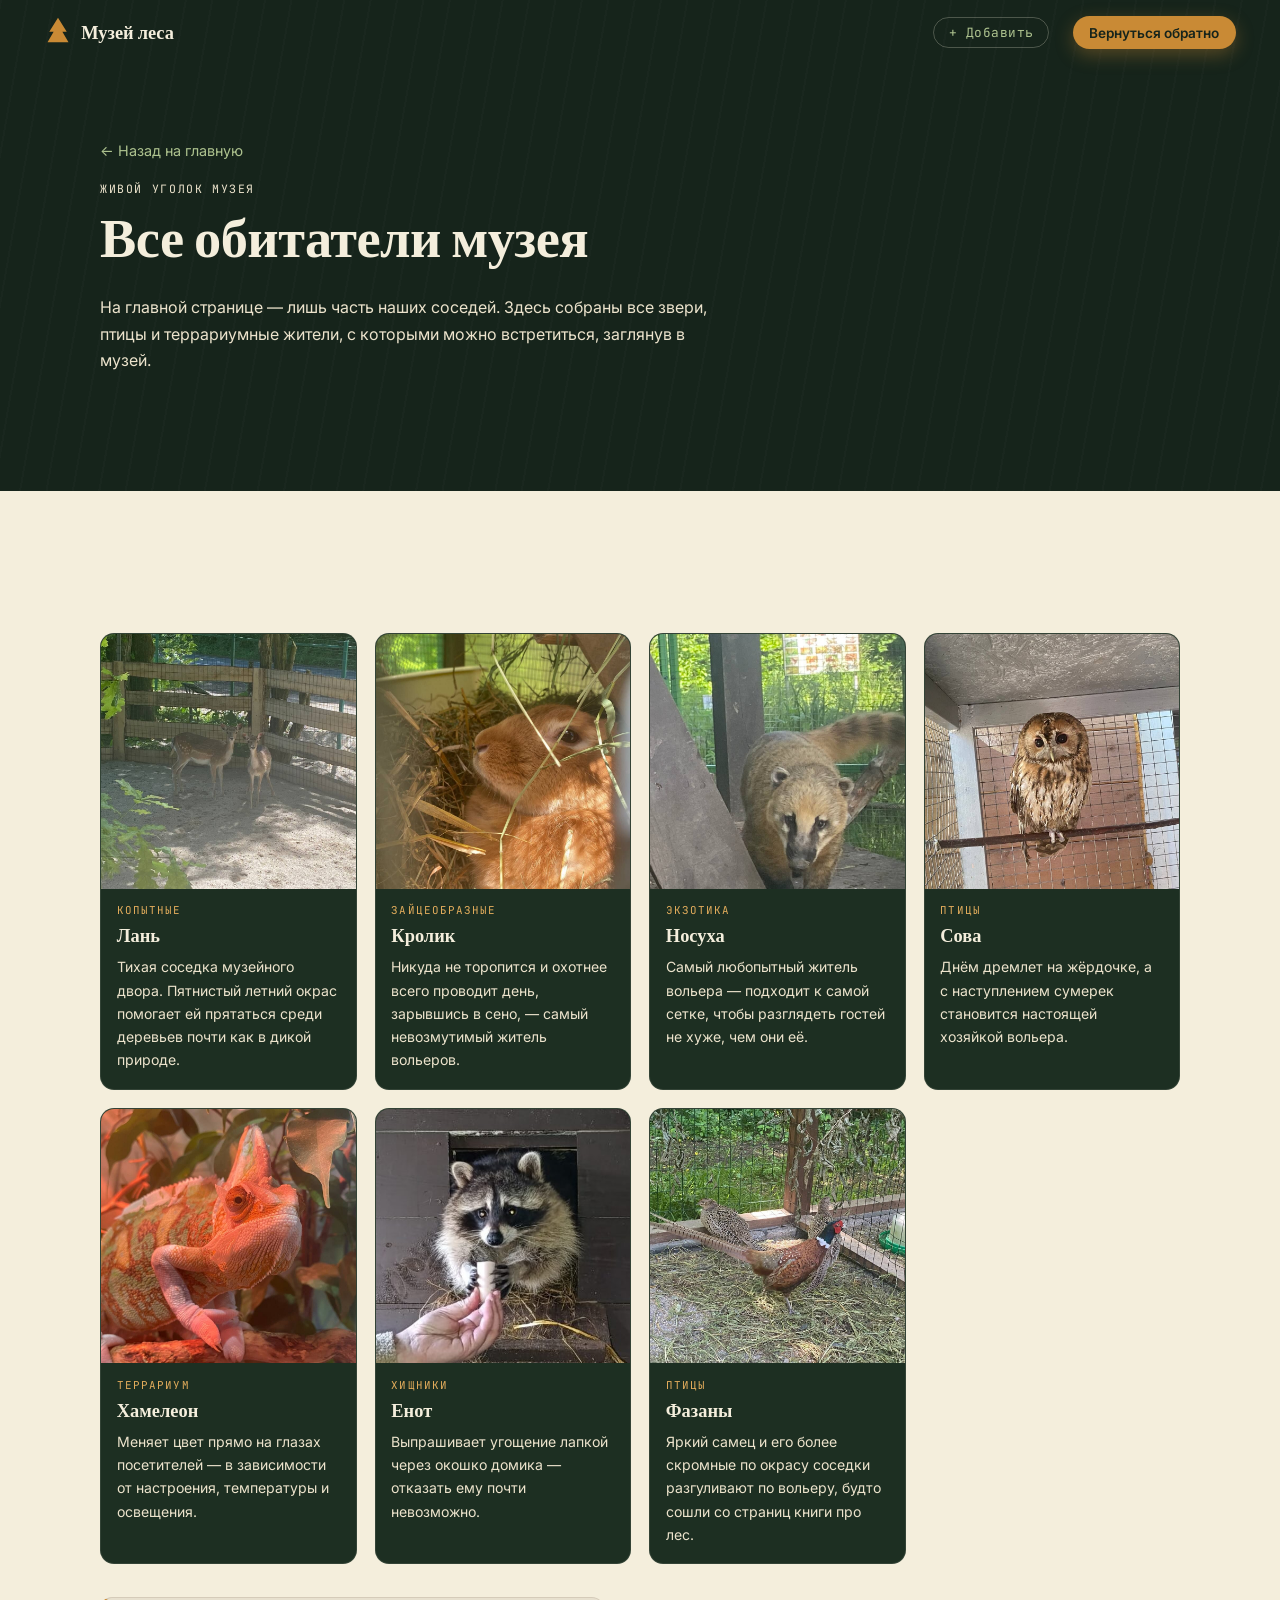
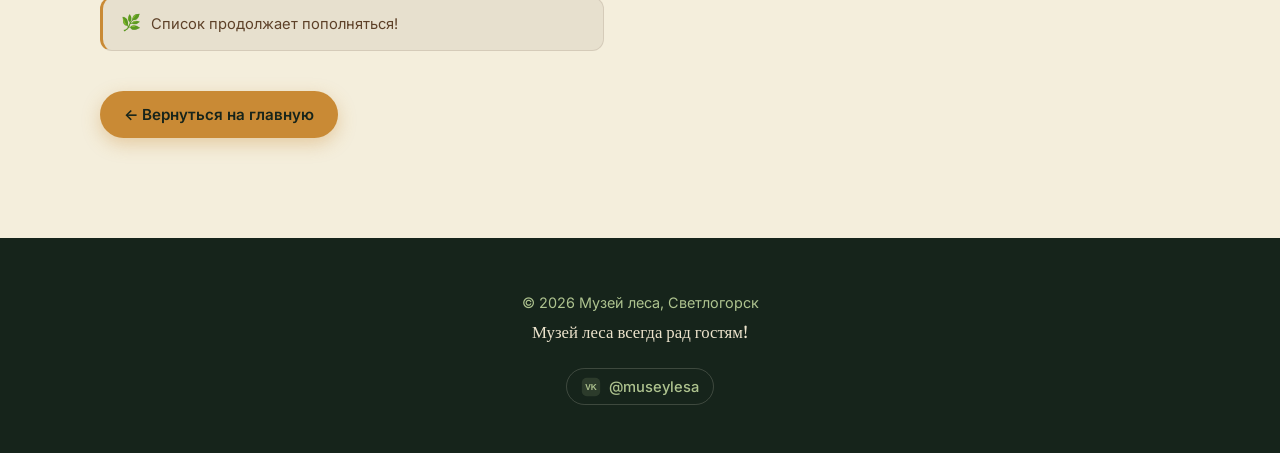
<file: animals.html>
<!DOCTYPE html>
<html lang="ru">
<head>
<meta charset="UTF-8">
<meta name="viewport" content="width=device-width, initial-scale=1.0">
<title>Все обитатели — Музей леса, Светлогорск</title>
<meta name="description" content="Полный список живых обитателей Музея леса в Светлогорске: лань, кролик, носуха, сова, хамелеон, енот, фазаны и другие соседи по вольерам.">
<meta property="og:title" content="Все обитатели — Музей леса">
<meta property="og:description" content="Лань, кролик, носуха, сова, хамелеон, енот и фазаны — все, с кем можно встретиться в музее.">
<meta property="og:image" content="https://lovushker18-bit.github.io/museylesa/images/animal_raccoon.jpg">
<meta property="og:url" content="https://lovushker18-bit.github.io/museylesa/animals.html">
<meta property="og:type" content="website">
<link rel="preconnect" href="https://fonts.googleapis.com">
<link rel="preconnect" href="https://fonts.gstatic.com" crossorigin>
<link href="https://fonts.googleapis.com/css2?family=Fraunces:opsz,wght@9..144,400;9..144,500;9..144,600;9..144,700;9..144,900&family=Inter:wght@400;500;600;700&family=JetBrains+Mono:wght@500;600&display=swap" rel="stylesheet">
<link rel="stylesheet" href="style.css">
</head>
<body>

<header class="site-header" id="siteHeader">
  <div class="header-inner">
    <a href="index.html" class="logo">
      <span class="logo-mark" aria-hidden="true">
        <svg viewBox="0 0 32 32" width="28" height="28"><path d="M16 2 L26 18 H21 L28 30 H4 L11 18 H6 Z" fill="currentColor"/></svg>
      </span>
      Музей леса
    </a>
    <nav class="main-nav" aria-label="Управление страницей">
      <button type="button" class="nav-add-btn" id="openAddModal">+ Добавить</button>
    </nav>
    <a class="btn btn-small btn-amber" href="index.html">Вернуться обратно</a>
  </div>
</header>

<main id="top">

  <section class="section section-dark" style="padding-top:140px;">
    <div class="section-inner" style="padding-left:0;">
      <a href="index.html" class="back-link">← Назад на главную</a>
      <p class="eyebrow eyebrow-light">Живой уголок музея</p>
      <h1 style="font-size:clamp(2.2rem, 5vw, 3.4rem); color:var(--birch);">Все обитатели музея</h1>
      <p style="max-width:62ch;">На главной странице — лишь часть наших соседей. Здесь собраны все звери, птицы и террариумные жители, с которыми можно встретиться, заглянув в музей.</p>
    </div>
  </section>

  <section class="section section-light">
    <div class="section-inner" style="padding-left:0;">
      <div class="animal-grid" id="animalGrid">

        <a href="animal-deer.html" class="animal-card-link">
        <figure class="animal-card">
          <img src="images/animal_deer.jpg" alt="Пятнистая лань в вольере музея леса" loading="lazy">
          <figcaption>
            <span class="tag">Копытные</span>
            <strong>Лань</strong>
            <p>Тихая соседка музейного двора. Пятнистый летний окрас помогает ей прятаться среди деревьев почти как в дикой природе.</p>
          </figcaption>
        </figure>
        </a>

        <a href="animal-rabbit.html" class="animal-card-link">
        <figure class="animal-card">
          <img src="images/animal_rabbit.jpg" alt="Кролик, отдыхающий в сене" loading="lazy">
          <figcaption>
            <span class="tag">Зайцеобразные</span>
            <strong>Кролик</strong>
            <p>Никуда не торопится и охотнее всего проводит день, зарывшись в сено, — самый невозмутимый житель вольеров.</p>
          </figcaption>
        </figure>
        </a>

        <a href="animal-coati.html" class="animal-card-link">
        <figure class="animal-card">
          <img src="images/animal_coati.jpg" alt="Носуха в вольере музея" loading="lazy">
          <figcaption>
            <span class="tag">Экзотика</span>
            <strong>Носуха</strong>
            <p>Самый любопытный житель вольера — подходит к самой сетке, чтобы разглядеть гостей не хуже, чем они её.</p>
          </figcaption>
        </figure>
        </a>

        <a href="animal-owl.html" class="animal-card-link">
        <figure class="animal-card">
          <img src="images/animal_owl.jpg" alt="Сова на жёрдочке в вольере" loading="lazy">
          <figcaption>
            <span class="tag">Птицы</span>
            <strong>Сова</strong>
            <p>Днём дремлет на жёрдочке, а с наступлением сумерек становится настоящей хозяйкой вольера.</p>
          </figcaption>
        </figure>
        </a>

        <a href="animal-chameleon.html" class="animal-card-link">
        <figure class="animal-card">
          <img src="images/animal_chameleon.jpg" alt="Хамелеон в террариуме музея" loading="lazy">
          <figcaption>
            <span class="tag">Террариум</span>
            <strong>Хамелеон</strong>
            <p>Меняет цвет прямо на глазах посетителей — в зависимости от настроения, температуры и освещения.</p>
          </figcaption>
        </figure>
        </a>

        <a href="animal-raccoon.html" class="animal-card-link">
        <figure class="animal-card">
          <img src="images/animal_raccoon.jpg" alt="Енот, выпрашивающий угощение из своего домика" loading="lazy">
          <figcaption>
            <span class="tag">Хищники</span>
            <strong>Енот</strong>
            <p>Выпрашивает угощение лапкой через окошко домика — отказать ему почти невозможно.</p>
          </figcaption>
        </figure>
        </a>

        <a href="animal-pheasant.html" class="animal-card-link">
        <figure class="animal-card">
          <img src="images/animal_pheasant.jpg" alt="Фазан с двумя самками в вольере музея" loading="lazy">
          <figcaption>
            <span class="tag">Птицы</span>
            <strong>Фазаны</strong>
            <p>Яркий самец и его более скромные по окрасу соседки разгуливают по вольеру, будто сошли со страниц книги про лес.</p>
          </figcaption>
        </figure>
        </a>

      </div>

      <p class="note" style="margin-top:2.2em;">Список продолжает пополняться!</p>

      <a href="index.html" class="btn btn-amber" style="margin-top:1.6em;">← Вернуться на главную</a>
    </div>
  </section>

</main>

<footer class="site-footer">
  <p>© 2026 Музей леса, Светлогорск</p>
  <p class="footer-sub">Музей леса всегда рад гостям!</p>
  <a class="footer-vk" href="https://vk.com/museylesa" target="_blank" rel="noopener">
    <svg viewBox="0 0 24 24" width="20" height="20" aria-hidden="true">
      <rect x="1" y="1" width="22" height="22" rx="6" fill="currentColor" opacity=".15"/>
      <text x="12" y="16" font-family="Arial, sans-serif" font-size="10" font-weight="700" text-anchor="middle" fill="currentColor">VK</text>
    </svg>
    <span>@museylesa</span>
  </a>
</footer>

<!-- ---------- Модальное окно добавления карточки ---------- -->
<div class="modal-overlay" id="addModalOverlay">
  <div class="modal-box" role="dialog" aria-modal="true" aria-labelledby="addModalTitle">
    <button type="button" class="modal-close" id="closeAddModal" aria-label="Закрыть">✕</button>
    <h3 id="addModalTitle">Добавить нового жителя</h3>
    <p class="modal-hint">⚠ Карточка сохранится только в этом браузере. Чтобы она появилась у всех посетителей сайта, дополнительно отправьте фото и текст создателю сайта.</p>

    <form id="addAnimalForm">
      <label class="field">
        <span>Фото животного</span>
        <input type="file" accept="image/*" id="animalPhoto" required>
      </label>
      <label class="field">
        <span>Название</span>
        <input type="text" id="animalName" placeholder="Например: Белка" required>
      </label>
      <label class="field">
        <span>Описание</span>
        <textarea id="animalDesc" rows="4" placeholder="Пара абзацев о новом обитателе. Пустая строка начинает новый абзац." required></textarea>
      </label>

      <details class="field-group">
        <summary>Подробности для страницы обитателя <span class="field-group-hint">необязательно</span></summary>

        <div class="field-row-2">
          <label class="field">
            <span>Категория</span>
            <input type="text" id="animalTag" placeholder="Птицы, Хищники, Террариум…">
          </label>
          <label class="field">
            <span>Латинское название</span>
            <input type="text" id="animalLatin" placeholder="Sciurus vulgaris">
          </label>
        </div>

        <div class="field-row-2">
          <label class="field">
            <span>Группа</span>
            <input type="text" id="animalGroup" placeholder="Грызуны, семейство беличьих">
          </label>
          <label class="field">
            <span>Чем питается</span>
            <input type="text" id="animalFood" placeholder="Орехи, семена, почки">
          </label>
        </div>

        <div class="field-row-2">
          <label class="field">
            <span>Когда активен</span>
            <input type="text" id="animalActive" placeholder="Днём">
          </label>
          <label class="field">
            <span>Где искать</span>
            <input type="text" id="animalPlace" placeholder="Вольер во дворе музея">
          </label>
        </div>

        <label class="field">
          <span>На что посмотреть у вольера</span>
          <textarea id="animalNotice" rows="3" placeholder="По одному наблюдению на строку"></textarea>
        </label>
      </details>

      <label class="field">
        <span>Код доступа</span>
        <input type="password" id="adminCode" placeholder="Введите код для подтверждения" required>
      </label>
      <p class="form-error" id="formError" role="alert"></p>
      <div class="modal-actions">
        <button type="button" class="btn btn-ghost-dark" id="cancelAddModal">Отмена</button>
        <button type="submit" class="btn btn-amber">Сохранить карточку</button>
      </div>
    </form>
  </div>
</div>

<div class="copy-toast" id="copyToast" role="status" aria-live="polite"></div>

<script src="script.js"></script>
<script src="animals.js"></script>
</body>
</html>
</file>
<file: style.css>
/* =========================================================
   Музей леса — Светлогорск
   Палитра: Hemlock (тёмно-зелёный), Bark (кора), Amber (янтарь),
            Lichen (мох), Birch (берёзовая бумага), Ink (чернила)
   ========================================================= */

:root{
  --hemlock:#16241b;
  --hemlock-soft:#1d2f22;
  --bark:#4a3320;
  --bark-soft:#5e4128;
  --amber:#c98a35;
  --amber-light:#e3ad5c;
  --lichen:#93ab6f;
  --lichen-soft:#aec38f;
  --birch:#f4eedc;
  --birch-soft:#ece3cc;
  --ink:#211c16;

  --font-display:"Fraunces", Georgia, serif;
  --font-body:"Inter", -apple-system, BlinkMacSystemFont, sans-serif;
  --font-mono:"JetBrains Mono", "SF Mono", monospace;

  --rail-x:40px;
  --content-max:1080px;
}

*{box-sizing:border-box;}
html{scroll-behavior:smooth;}
@media (prefers-reduced-motion: reduce){
  html{scroll-behavior:auto;}
  *{animation-duration:0.01ms !important; animation-iteration-count:1 !important; transition-duration:0.01ms !important;}
}

body{
  margin:0;
  font-family:var(--font-body);
  color:var(--ink);
  background:var(--birch);
  -webkit-font-smoothing:antialiased;
}

img{max-width:100%; display:block;}

h1,h2{
  font-family:var(--font-display);
  font-weight:600;
  margin:0 0 .5em;
  line-height:1.08;
  letter-spacing:-.01em;
}

p{line-height:1.65; margin:0 0 1.1em; max-width:62ch;}

a{color:inherit;}

:focus-visible{
  outline:3px solid var(--amber);
  outline-offset:3px;
  border-radius:4px;
}

/* ---------- Eyebrow / labels ---------- */
.eyebrow{
  font-family:var(--font-mono);
  font-size:.72rem;
  letter-spacing:.14em;
  text-transform:uppercase;
  color:var(--bark-soft);
  margin:0 0 .9em;
}
.eyebrow-light{color:var(--lichen-soft);}

/* ---------- Buttons ---------- */
.btn{
  display:inline-flex;
  align-items:center;
  gap:.5em;
  padding:.85em 1.5em;
  border-radius:999px;
  text-decoration:none;
  font-weight:600;
  font-size:.95rem;
  border:1px solid transparent;
  transition:transform .25s ease, box-shadow .25s ease, background-color .25s ease;
}
.btn:hover{transform:translateY(-2px);}
.btn-amber{
  background:var(--amber);
  color:var(--hemlock);
  box-shadow:0 6px 18px rgba(201,138,53,.35);
}
.btn-amber:hover{background:var(--amber-light);}
.btn-ghost{
  background:transparent;
  color:var(--birch);
  border-color:rgba(244,238,220,.45);
}
.btn-ghost:hover{border-color:var(--birch); background:rgba(244,238,220,.08);}
.btn-small{padding:.55em 1.15em; font-size:.85rem;}

/* ---------- Header ---------- */
.site-header{
  position:fixed;
  top:0; left:0; right:0;
  z-index:50;
  background:transparent;
  transition:background-color .35s ease, box-shadow .35s ease;
}
.site-header.is-scrolled{
  background:rgba(22,36,27,.92);
  backdrop-filter:blur(6px);
  box-shadow:0 4px 20px rgba(0,0,0,.25);
}
.header-inner{
  max-width:1240px;
  margin:0 auto;
  padding:16px 24px;
  display:flex;
  align-items:center;
  gap:24px;
}
.logo{
  display:flex;
  align-items:center;
  gap:.5em;
  font-family:var(--font-display);
  font-weight:600;
  font-size:1.15rem;
  color:var(--birch);
  text-decoration:none;
  margin-right:auto;
}
.logo-mark{color:var(--amber);}
.main-nav{
  display:flex;
  gap:28px;
  font-size:.92rem;
}
.main-nav a{
  text-decoration:none;
  color:var(--birch-soft);
  transition:color .2s ease;
}
.main-nav a:hover{color:var(--amber-light);}

@media (max-width:860px){
  .main-nav{display:none;}
}

/* ---------- Hero ---------- */
.hero{
  position:relative;
  min-height:92vh;
  display:flex;
  align-items:flex-end;
  color:var(--birch);
  overflow:hidden;
}
.hero-media{
  position:absolute; inset:0;
  z-index:0;
}
.hero-media img{
  width:100%; height:100%;
  object-fit:cover;
  object-position:center 35%;
}
.hero-overlay{
  position:absolute; inset:0;
  background:
    linear-gradient(180deg, rgba(16,24,17,.35) 0%, rgba(15,20,14,.55) 55%, rgba(13,17,12,.92) 100%);
}
.hero-content{
  position:relative;
  z-index:1;
  max-width:760px;
  padding:0 24px 90px;
  margin:0 auto;
  width:100%;
}
.hero h1{
  font-size:clamp(2.8rem, 7vw, 5.2rem);
  color:var(--birch);
  text-shadow:0 2px 24px rgba(0,0,0,.35);
}
.hero h1::after{
  content:"";
  display:block;
  width:64px; height:3px;
  background:var(--amber);
  margin-top:.45em;
  border-radius:2px;
}
.hero-sub{
  font-size:1.15rem;
  max-width:46ch;
  color:var(--birch-soft);
}
.hero-actions{
  display:flex;
  gap:14px;
  flex-wrap:wrap;
  margin:1.6em 0 1.8em;
}
.hero-meta{
  font-family:var(--font-mono);
  font-size:.8rem;
  letter-spacing:.05em;
  color:var(--lichen-soft);
  display:flex;
  gap:.6em;
  align-items:center;
}
.scroll-cue{
  position:absolute;
  right:28px; bottom:28px;
  z-index:1;
  color:var(--birch-soft);
  opacity:.7;
  animation:bob 2.4s ease-in-out infinite;
}
@keyframes bob{
  0%,100%{transform:translateY(0);}
  50%{transform:translateY(8px);}
}
@media (prefers-reduced-motion: reduce){ .scroll-cue{animation:none;} }
@media (max-width:600px){ .scroll-cue{display:none;} }

/* ---------- Trail (signature element) ---------- */
.trail-wrap{
  position:relative;
}
.trail-svg{
  position:absolute;
  top:0; left:var(--rail-x);
  width:40px;
  height:100%;
  z-index:0;
  pointer-events:none;
}
.trail-track{ color:rgba(244,238,220,.08); }
#trailPath{ stroke-dasharray:1; stroke-dashoffset:1; }

.trail-mark{
  position:absolute;
  left:calc(var(--rail-x) - 19px);
  top:64px;
  width:38px; height:38px;
  border-radius:50%;
  background:var(--birch);
  border:3px solid var(--amber);
  display:flex;
  align-items:center;
  justify-content:center;
  font-size:1.05rem;
  z-index:1;
  box-shadow:0 4px 14px rgba(0,0,0,.25);
}
.section-dark .trail-mark{ background:var(--hemlock-soft); border-color:var(--lichen); }

@media (max-width:760px){
  .trail-svg, .trail-mark{display:none;}
  :root{--rail-x:0px;}
}

/* ---------- Sections ---------- */
.section{
  position:relative;
  padding:110px 24px 100px;
}
.section-inner{
  max-width:var(--content-max);
  margin:0 auto;
  padding-left:64px;
}
@media (max-width:760px){
  .section{padding:72px 20px 64px;}
  .section-inner{padding-left:0;}
}

.section-dark{
  background:var(--hemlock);
  color:var(--birch-soft);
  background-image:
    repeating-linear-gradient(100deg, rgba(255,255,255,.015) 0 2px, transparent 2px 26px);
}
.section-dark h2{color:var(--birch);}
.section-dark p{color:var(--birch-soft);}

.section-light{
  background:var(--birch);
  color:var(--ink);
}
.section-light h2{color:var(--bark);}

.section h2{font-size:clamp(1.9rem, 3.2vw, 2.6rem);}

.fact-tags{
  list-style:none;
  display:flex;
  flex-wrap:wrap;
  gap:10px;
  padding:0;
  margin:1.6em 0 0;
}
.fact-tags li{
  font-family:var(--font-mono);
  font-size:.78rem;
  letter-spacing:.03em;
  padding:.55em 1em;
  border-radius:999px;
  background:rgba(244,238,220,.08);
  border:1px solid rgba(244,238,220,.18);
  color:var(--lichen-soft);
}

.note{
  display:flex;
  align-items:flex-start;
  gap:.7em;
  font-size:.92rem;
  color:var(--bark-soft);
  background:rgba(74,51,32,.07);
  border:1px solid rgba(74,51,32,.12);
  border-left:3px solid var(--amber);
  border-radius:12px;
  padding:.95em 1.2em;
  max-width:56ch;
  margin-top:1.6em;
}
.note::before{
  content:"🌿";
  font-size:1rem;
  line-height:1.3;
  flex-shrink:0;
}
.note-light{
  color:var(--lichen-soft);
  background:rgba(244,238,220,.06);
  border-color:rgba(244,238,220,.14);
  border-left-color:var(--amber);
}

/* ---------- Exhibition grid ---------- */
.exhibit-grid{
  display:grid;
  grid-template-columns:1.4fr 1fr;
  grid-template-rows:auto auto;
  gap:18px;
  margin-top:2em;
}
.exhibit-photo{
  margin:0;
  overflow:hidden;
  border-radius:14px;
  background:var(--birch-soft);
  position:relative;
}
.exhibit-photo--main{grid-row:1 / 3;}
.exhibit-photo img{
  width:100%; height:100%;
  object-fit:cover;
  aspect-ratio:4/3;
  transition:transform .6s ease;
}
.exhibit-photo--main img{aspect-ratio:3/4;}
.exhibit-photo:hover img{transform:scale(1.04);}
.exhibit-photo figcaption{
  position:absolute; left:0; right:0; bottom:0;
  font-family:var(--font-mono);
  font-size:.74rem;
  letter-spacing:.04em;
  color:var(--birch);
  background:linear-gradient(180deg, transparent, rgba(0,0,0,.65));
  padding:2.2em .9em .7em;
}
@media (max-width:680px){
  .exhibit-grid{grid-template-columns:1fr;}
  .exhibit-photo--main{grid-row:auto;}
}

/* ---------- Animal grid ---------- */
.animal-grid{
  display:grid;
  grid-template-columns:repeat(auto-fit, minmax(210px,1fr));
  gap:18px;
  margin-top:2em;
}
.animal-card-link{
  display:flex;
  text-decoration:none;
  color:inherit;
  height:100%;
}
.animal-card-link .animal-card{
  flex:1;
  display:flex;
  flex-direction:column;
}
.animal-card-link .animal-card figcaption{
  flex:1;
}
.animal-card-link:hover .animal-card{
  border-color:rgba(201,138,53,.45);
}

.animal-card{
  margin:0;
  border-radius:14px;
  overflow:hidden;
  background:var(--hemlock-soft);
  border:1px solid rgba(244,238,220,.1);
  transition:border-color .25s ease;
}
.animal-card img{
  width:100%;
  aspect-ratio:1/1;
  object-fit:cover;
  transition:transform .5s ease;
}
.animal-card:hover img{transform:scale(1.06);}
.animal-card figcaption{
  padding:1em 1.1em 1.2em;
  font-size:.9rem;
  color:var(--birch-soft);
  line-height:1.45;
}
.animal-card .tag{
  display:block;
  font-family:var(--font-mono);
  font-size:.68rem;
  letter-spacing:.1em;
  text-transform:uppercase;
  color:var(--amber-light);
  margin-bottom:.4em;
}
.animal-card figcaption strong{
  display:block;
  font-family:var(--font-display);
  font-size:1.15rem;
  font-weight:600;
  color:var(--birch);
  margin-bottom:.3em;
}
.animal-card figcaption p{
  margin:0;
  font-size:.88rem;
  color:var(--birch-soft);
  max-width:none;
}
.back-link{
  display:inline-block;
  margin-bottom:1.4em;
  color:var(--lichen-soft);
  text-decoration:none;
  font-size:.9rem;
}
.back-link:hover{color:var(--amber-light);}

/* ---------- Admin add-card button ---------- */
.nav-add-btn{
  font-family:var(--font-mono);
  font-size:.8rem;
  letter-spacing:.04em;
  color:var(--lichen-soft);
  background:transparent;
  border:1px solid rgba(244,238,220,.25);
  border-radius:999px;
  padding:.5em 1.1em;
  cursor:pointer;
  transition:color .2s ease, border-color .2s ease;
}
.nav-add-btn:hover{color:var(--amber-light); border-color:var(--amber);}

/* ---------- Modal ---------- */
.modal-overlay{
  position:fixed;
  inset:0;
  background:rgba(10,15,10,.72);
  display:flex;
  align-items:center;
  justify-content:center;
  padding:24px;
  z-index:200;
  opacity:0;
  pointer-events:none;
  transition:opacity .2s ease;
}
.modal-overlay.is-open{
  opacity:1;
  pointer-events:auto;
}
.modal-box{
  background:var(--hemlock-soft);
  border:1px solid rgba(244,238,220,.14);
  border-radius:18px;
  padding:2em 2em 1.8em;
  max-width:440px;
  width:100%;
  max-height:88vh;
  overflow-y:auto;
  position:relative;
  box-shadow:0 30px 70px rgba(0,0,0,.45);
}
.modal-box h3{
  font-family:var(--font-display);
  color:var(--birch);
  font-size:1.4rem;
  margin:0 0 .6em;
}
.modal-hint{
  font-size:.82rem;
  color:var(--lichen-soft);
  background:rgba(244,238,220,.06);
  border-radius:10px;
  padding:.8em 1em;
  margin:0 0 1.3em;
  line-height:1.5;
}
.modal-close{
  position:absolute;
  top:1.2em; right:1.2em;
  background:none;
  border:none;
  color:var(--birch-soft);
  font-size:1.1rem;
  cursor:pointer;
  line-height:1;
}
.modal-close:hover{color:var(--amber-light);}
.field{
  display:block;
  margin-bottom:1.1em;
  font-size:.85rem;
  color:var(--birch-soft);
}
.field span{
  display:block;
  margin-bottom:.4em;
  font-family:var(--font-mono);
  font-size:.72rem;
  letter-spacing:.05em;
  text-transform:uppercase;
  color:var(--lichen-soft);
}
.field input[type="text"],
.field input[type="password"],
.field input[type="file"],
.field textarea{
  width:100%;
  font-family:var(--font-body);
  font-size:.95rem;
  color:var(--ink);
  background:var(--birch);
  border:1px solid rgba(74,51,32,.25);
  border-radius:8px;
  padding:.65em .8em;
  box-sizing:border-box;
}
.field textarea{resize:vertical;}
.form-error{
  color:#e07a5f;
  font-size:.85rem;
  min-height:1.2em;
  margin:0 0 .6em;
}
.modal-actions{
  display:flex;
  justify-content:flex-end;
  gap:.8em;
  margin-top:1.2em;
}
.btn-ghost-dark{
  background:transparent;
  color:var(--birch-soft);
  border:1px solid rgba(244,238,220,.25);
}
.btn-ghost-dark:hover{border-color:var(--birch);}
.btn-outline{
  background:transparent;
  color:var(--bark);
  border:1px solid rgba(74,51,32,.35);
}
.btn-outline:hover{background:rgba(74,51,32,.07); border-color:var(--bark);}

/* ---------- Individual animal page hero ---------- */
.hero--animal{
  min-height:56vh;
}
.hero--animal .hero-content{
  padding-bottom:60px;
  max-width:900px;
}
.hero--animal h1{
  font-size:clamp(2.4rem, 6vw, 4rem);
}
.animal-detail-body{
  max-width:720px;
}
.animal-detail-body p{
  font-size:1.12rem;
  line-height:1.7;
}
.animal-detail-actions{
  display:flex;
  gap:14px;
  flex-wrap:wrap;
  margin-top:1.8em;
}
.animal-share{
  margin-top:2.4em;
  padding-top:1.8em;
  border-top:1px solid rgba(74,51,32,.15);
}
.animal-share-label{
  display:block;
  font-family:var(--font-mono);
  font-size:.72rem;
  letter-spacing:.08em;
  text-transform:uppercase;
  color:var(--bark-soft);
  margin-bottom:.6em;
}

/* ---------- Locally added cards ---------- */
.local-card{position:relative;}
.local-card-delete{
  position:absolute;
  top:8px; right:8px;
  width:26px; height:26px;
  border-radius:50%;
  background:rgba(20,28,20,.65);
  color:var(--birch);
  border:1px solid rgba(244,238,220,.3);
  cursor:pointer;
  font-size:.8rem;
  line-height:1;
  opacity:0;
  transition:opacity .2s ease, background-color .2s ease;
}
.local-card:hover .local-card-delete{opacity:1;}
.local-card-delete:hover{background:rgba(201,82,53,.75);}

.animal-cta{
  display:flex;
  flex-direction:column;
  justify-content:space-between;
  padding:1.5em 1.3em;
  border-radius:14px;
  border:1.5px dashed rgba(201,138,53,.45);
  background:rgba(244,238,220,.03);
  text-decoration:none;
  color:var(--birch-soft);
  transition:background-color .25s ease, border-color .25s ease, transform .25s ease;
  min-height:240px;
}
a.animal-cta:hover{
  background:rgba(201,138,53,.09);
  border-color:var(--amber);
  transform:translateY(-2px);
}
.cta-icon{
  width:54px; height:54px;
  border-radius:50%;
  display:flex;
  align-items:center;
  justify-content:center;
  font-size:1.4rem;
  background:rgba(201,138,53,.16);
  border:1px solid rgba(201,138,53,.35);
  align-self:center;
}
.cta-bottom{
  display:flex;
  justify-content:space-between;
  align-items:flex-end;
  gap:.6em;
}
.cta-label{
  display:block;
  font-family:var(--font-mono);
  font-size:.68rem;
  letter-spacing:.08em;
  text-transform:uppercase;
  color:var(--amber-light);
  margin-bottom:.35em;
}
.cta-text{
  display:block;
  font-size:.98rem;
  font-weight:500;
  color:var(--birch);
}
.cta-arrow{
  flex-shrink:0;
  color:var(--amber-light);
  transition:transform .25s ease;
}
.animal-cta:hover .cta-arrow{transform:translateX(3px);}

/* ---------- Price board ---------- */
.price-board{
  margin-top:1.8em;
  border:2px solid var(--bark);
  border-radius:16px;
  background:var(--birch-soft);
  overflow:hidden;
  max-width:520px;
}
.price-row{
  display:flex;
  justify-content:space-between;
  align-items:baseline;
  padding:1.05em 1.4em;
  border-bottom:1px dashed rgba(74,51,32,.3);
  font-size:1.02rem;
}
.price-row:last-child{border-bottom:none;}
.price-row .price{
  font-family:var(--font-display);
  font-weight:600;
  color:var(--bark);
  font-size:1.15rem;
}

/* ---------- Hours card ---------- */
.hours-card{
  margin-top:1.8em;
  max-width:520px;
  border-radius:16px;
  background:rgba(244,238,220,.06);
  border:1px solid rgba(244,238,220,.16);
  overflow:hidden;
}
.hours-row{
  display:flex;
  justify-content:space-between;
  padding:1.05em 1.4em;
  border-bottom:1px solid rgba(244,238,220,.1);
  font-size:1.02rem;
  color:var(--birch);
}
.hours-row:last-child{border-bottom:none;}
.hours-row--muted{color:var(--lichen-soft); font-size:.9rem;}

/* ---------- Contact ---------- */
.contact-grid{
  display:grid;
  grid-template-columns:repeat(auto-fit, minmax(200px,1fr));
  gap:1.6em;
  margin:1.8em 0 2em;
  max-width:680px;
}
.contact-item{display:flex; flex-direction:column; gap:.35em;}
.contact-label{
  font-family:var(--font-mono);
  font-size:.7rem;
  letter-spacing:.1em;
  text-transform:uppercase;
  color:var(--bark-soft);
}
.contact-value{font-size:1.08rem; font-weight:500;}
.contact-link{text-decoration:none; border-bottom:1px solid var(--amber);}
.contact-link:hover{color:var(--bark);}

.copy-value{
  display:flex;
  flex-direction:column;
  align-items:flex-start;
  gap:.25em;
  background:none;
  border:none;
  border-bottom:1px dashed var(--amber);
  padding:0 0 .15em;
  font-family:var(--font-body);
  font-size:1.08rem;
  font-weight:500;
  color:var(--ink);
  cursor:pointer;
  text-align:left;
}
.copy-value:hover{color:var(--bark); border-bottom-color:var(--bark);}
.copy-hint{
  font-family:var(--font-mono);
  font-size:.68rem;
  letter-spacing:.03em;
  font-weight:500;
  color:var(--bark-soft);
  opacity:.7;
}

.copy-toast{
  position:fixed;
  left:50%;
  bottom:28px;
  transform:translate(-50%, 12px);
  background:var(--hemlock);
  color:var(--birch);
  border:1px solid var(--amber);
  padding:.7em 1.3em;
  border-radius:999px;
  font-size:.88rem;
  font-weight:500;
  box-shadow:0 10px 30px rgba(0,0,0,.3);
  opacity:0;
  pointer-events:none;
  transition:opacity .25s ease, transform .25s ease;
  z-index:100;
}
.copy-toast.is-visible{
  opacity:1;
  transform:translate(-50%, 0);
}
@media (prefers-reduced-motion: reduce){
  .copy-toast{transition:opacity .01ms;}
}

/* ---------- Footer ---------- */
.site-footer{
  background:var(--hemlock);
  color:var(--lichen-soft);
  text-align:center;
  padding:48px 24px;
  font-size:.9rem;
}
.site-footer p{margin:.3em 0; max-width:none;}
.footer-sub{font-family:var(--font-display); color:var(--birch-soft); font-size:1.05rem;}
.footer-vk{
  display:inline-flex;
  align-items:center;
  gap:.5em;
  margin-top:1.1em;
  color:var(--lichen-soft);
  text-decoration:none;
  font-size:.92rem;
  font-weight:500;
  padding:.5em 1em;
  border-radius:999px;
  border:1px solid rgba(244,238,220,.18);
  transition:color .2s ease, border-color .2s ease, background-color .2s ease;
}
.footer-vk:hover{
  color:var(--amber-light);
  border-color:var(--amber);
  background:rgba(201,138,53,.08);
}

/* ---------- Scroll reveal ---------- */
.reveal{
  opacity:0;
  transform:translateY(22px);
  transition:opacity .7s ease, transform .7s ease;
}
.reveal.is-visible{
  opacity:1;
  transform:translateY(0);
}
@media (prefers-reduced-motion: reduce){
  .reveal{opacity:1; transform:none; transition:none;}
}

/* ---------- Animal detail: layout, field card, observations ---------- */
.hero-latin{
  font-family:var(--font-mono);
  font-size:.82rem;
  letter-spacing:.06em;
  color:var(--lichen-soft);
  opacity:.85;
  margin:.2em 0 0;
}
.back-link--dark{color:var(--bark-soft);}
.back-link--dark:hover{color:var(--bark);}

.animal-layout{
  display:grid;
  grid-template-columns:minmax(0,1fr) 300px;
  gap:48px;
  align-items:start;
}
@media (max-width: 860px){
  .animal-layout{grid-template-columns:1fr; gap:32px;}
}

.notice-block{
  margin-top:2.4em;
  padding-top:1.6em;
  border-top:1px solid rgba(74,51,32,.15);
}
.notice-title{
  font-size:1.15rem;
  font-weight:600;
  margin:0 0 .8em;
  color:var(--bark);
}
.notice-list{
  list-style:none;
  margin:0;
  padding:0;
  max-width:62ch;
}
.notice-list li{
  position:relative;
  padding-left:1.5em;
  margin-bottom:.75em;
  line-height:1.6;
  font-size:1rem;
}
.notice-list li::before{
  content:"";
  position:absolute;
  left:0;
  top:.62em;
  width:7px;
  height:7px;
  border-radius:50%;
  background:var(--lichen);
}

.field-card{
  position:sticky;
  top:110px;
  background:var(--hemlock);
  color:var(--birch-soft);
  border-radius:14px;
  padding:1.5em 1.4em 1.3em;
  border:1px solid rgba(147,171,111,.25);
}
@media (max-width: 860px){
  .field-card{position:static;}
}
.field-card-title{
  font-family:var(--font-mono);
  font-size:.7rem;
  letter-spacing:.12em;
  text-transform:uppercase;
  color:var(--amber-light);
  margin:0 0 1.1em;
}
.field-list{margin:0;}
.field-row{
  padding:.7em 0;
  border-top:1px solid rgba(244,238,220,.1);
}
.field-row:first-child{border-top:none; padding-top:0;}
.field-row dt{
  font-size:.72rem;
  letter-spacing:.04em;
  color:var(--lichen-soft);
  margin-bottom:.25em;
}
.field-row dd{
  margin:0;
  font-size:.95rem;
  line-height:1.45;
  color:var(--birch);
}

/* ---------- Neighbour navigation ---------- */
.neighbours-section{padding-top:56px; padding-bottom:56px;}
.neighbours-title{
  font-size:1.25rem;
  color:var(--birch);
  margin:0 0 1.1em;
}
.neighbours{
  display:grid;
  grid-template-columns:repeat(auto-fit, minmax(240px,1fr));
  gap:16px;
}
.neighbour{
  display:flex;
  align-items:center;
  gap:14px;
  padding:12px 16px 12px 12px;
  border-radius:14px;
  background:var(--hemlock-soft);
  border:1px solid rgba(244,238,220,.1);
  text-decoration:none;
  color:var(--birch);
  transition:border-color .25s ease, background-color .25s ease;
}
.neighbour:hover{
  border-color:rgba(201,138,53,.5);
  background:rgba(201,138,53,.08);
}
.neighbour img{
  width:64px;
  height:64px;
  border-radius:10px;
  object-fit:cover;
  flex-shrink:0;
}
.neighbour--next{
  flex-direction:row-reverse;
  text-align:right;
  padding:12px 12px 12px 16px;
}
.neighbour-text{display:flex; flex-direction:column; gap:.2em;}
.neighbour-dir{
  font-family:var(--font-mono);
  font-size:.68rem;
  letter-spacing:.08em;
  color:var(--lichen-soft);
}
.neighbour-name{
  font-family:var(--font-display);
  font-size:1.1rem;
  font-weight:600;
}

/* ---------- Locally added cards: link wrapper + extended form ---------- */
.local-card-wrap{position:relative; display:flex;}
.local-card-wrap .animal-card-link{flex:1;}
.local-card-wrap .local-card-delete{opacity:0;}
.local-card-wrap:hover .local-card-delete,
.local-card-delete:focus-visible{opacity:1;}

.field-group{
  margin:0 0 1.1em;
  border:1px solid rgba(244,238,220,.14);
  border-radius:10px;
  padding:.2em .9em;
  background:rgba(244,238,220,.03);
}
.field-group > summary{
  cursor:pointer;
  padding:.75em 0;
  font-size:.92rem;
  color:var(--birch-soft);
}
.field-group[open] > summary{
  border-bottom:1px solid rgba(244,238,220,.12);
  margin-bottom:.9em;
}
.field-group-hint{
  font-family:var(--font-mono);
  font-size:.68rem;
  letter-spacing:.06em;
  color:var(--lichen-soft);
  opacity:.75;
  margin-left:.5em;
}
.field-row-2{
  display:grid;
  grid-template-columns:1fr 1fr;
  gap:0 14px;
}
@media (max-width: 560px){
  .field-row-2{grid-template-columns:1fr;}
}
</file>
